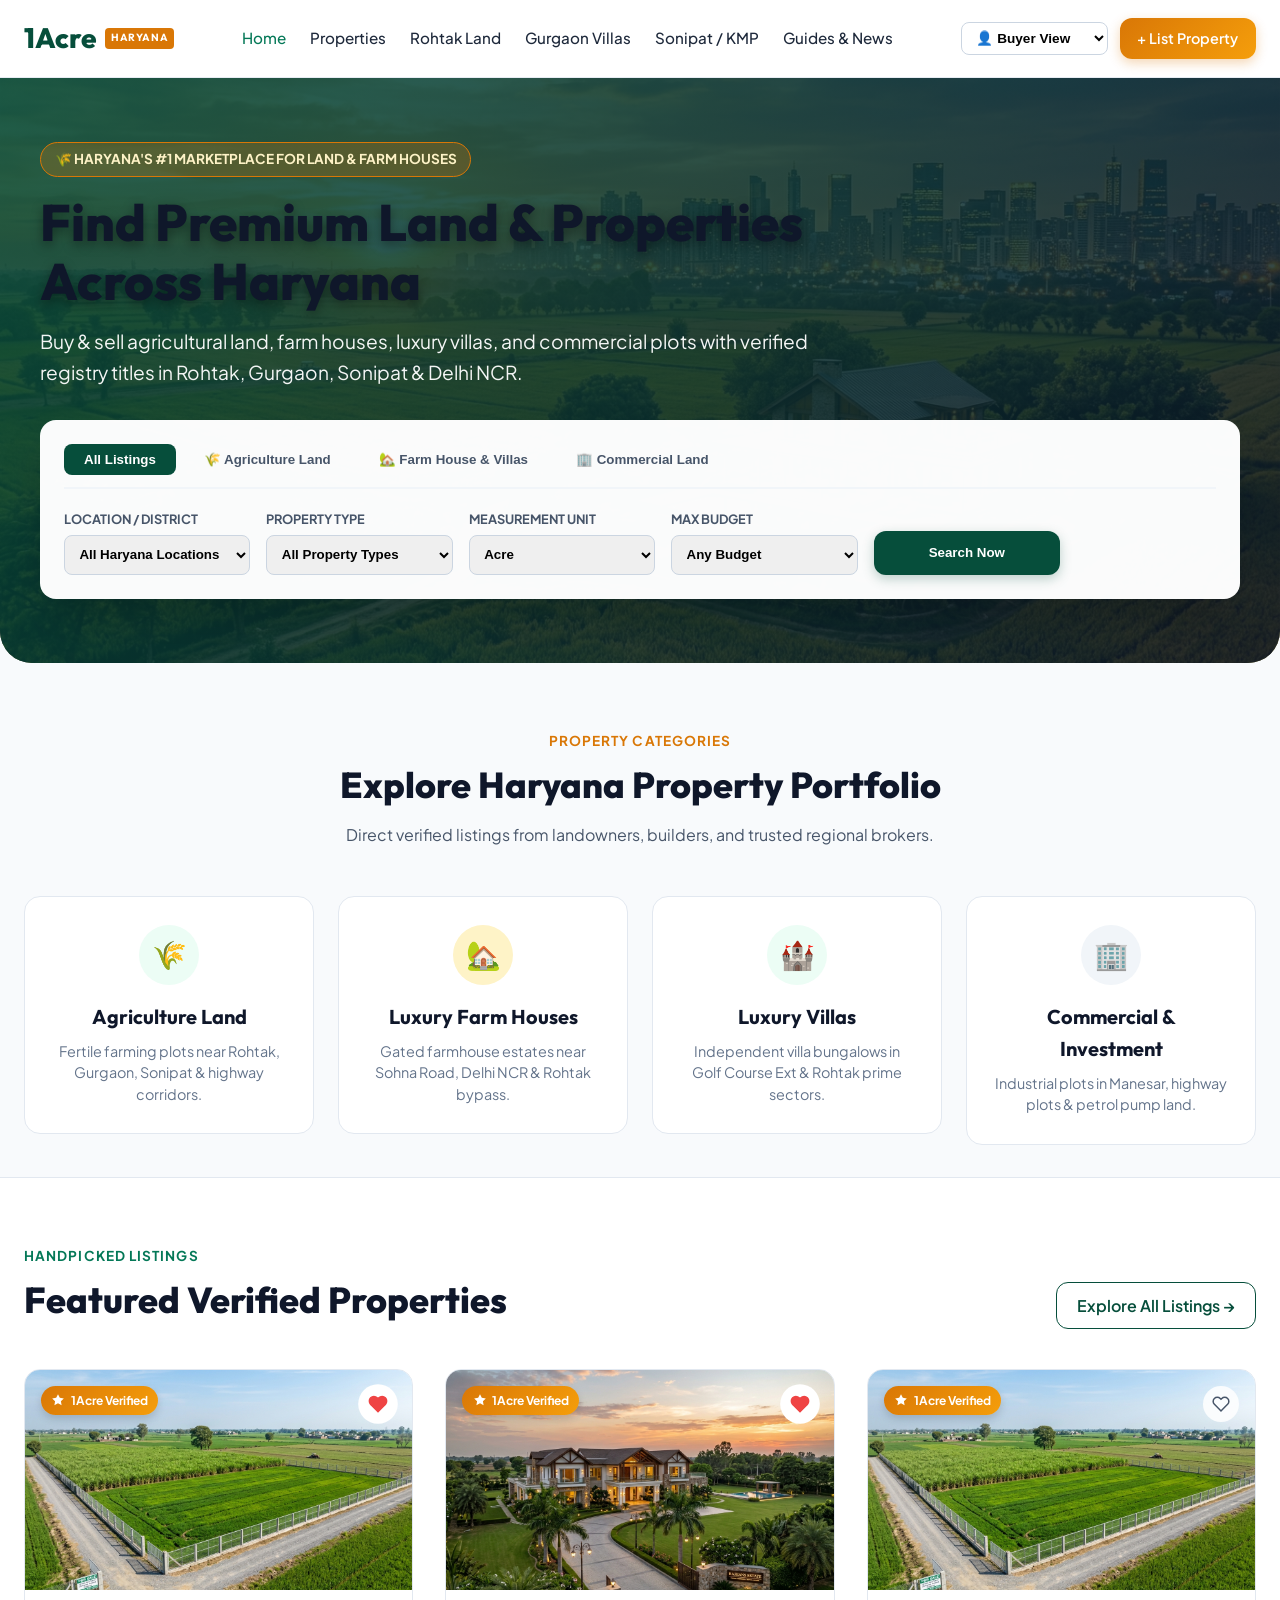
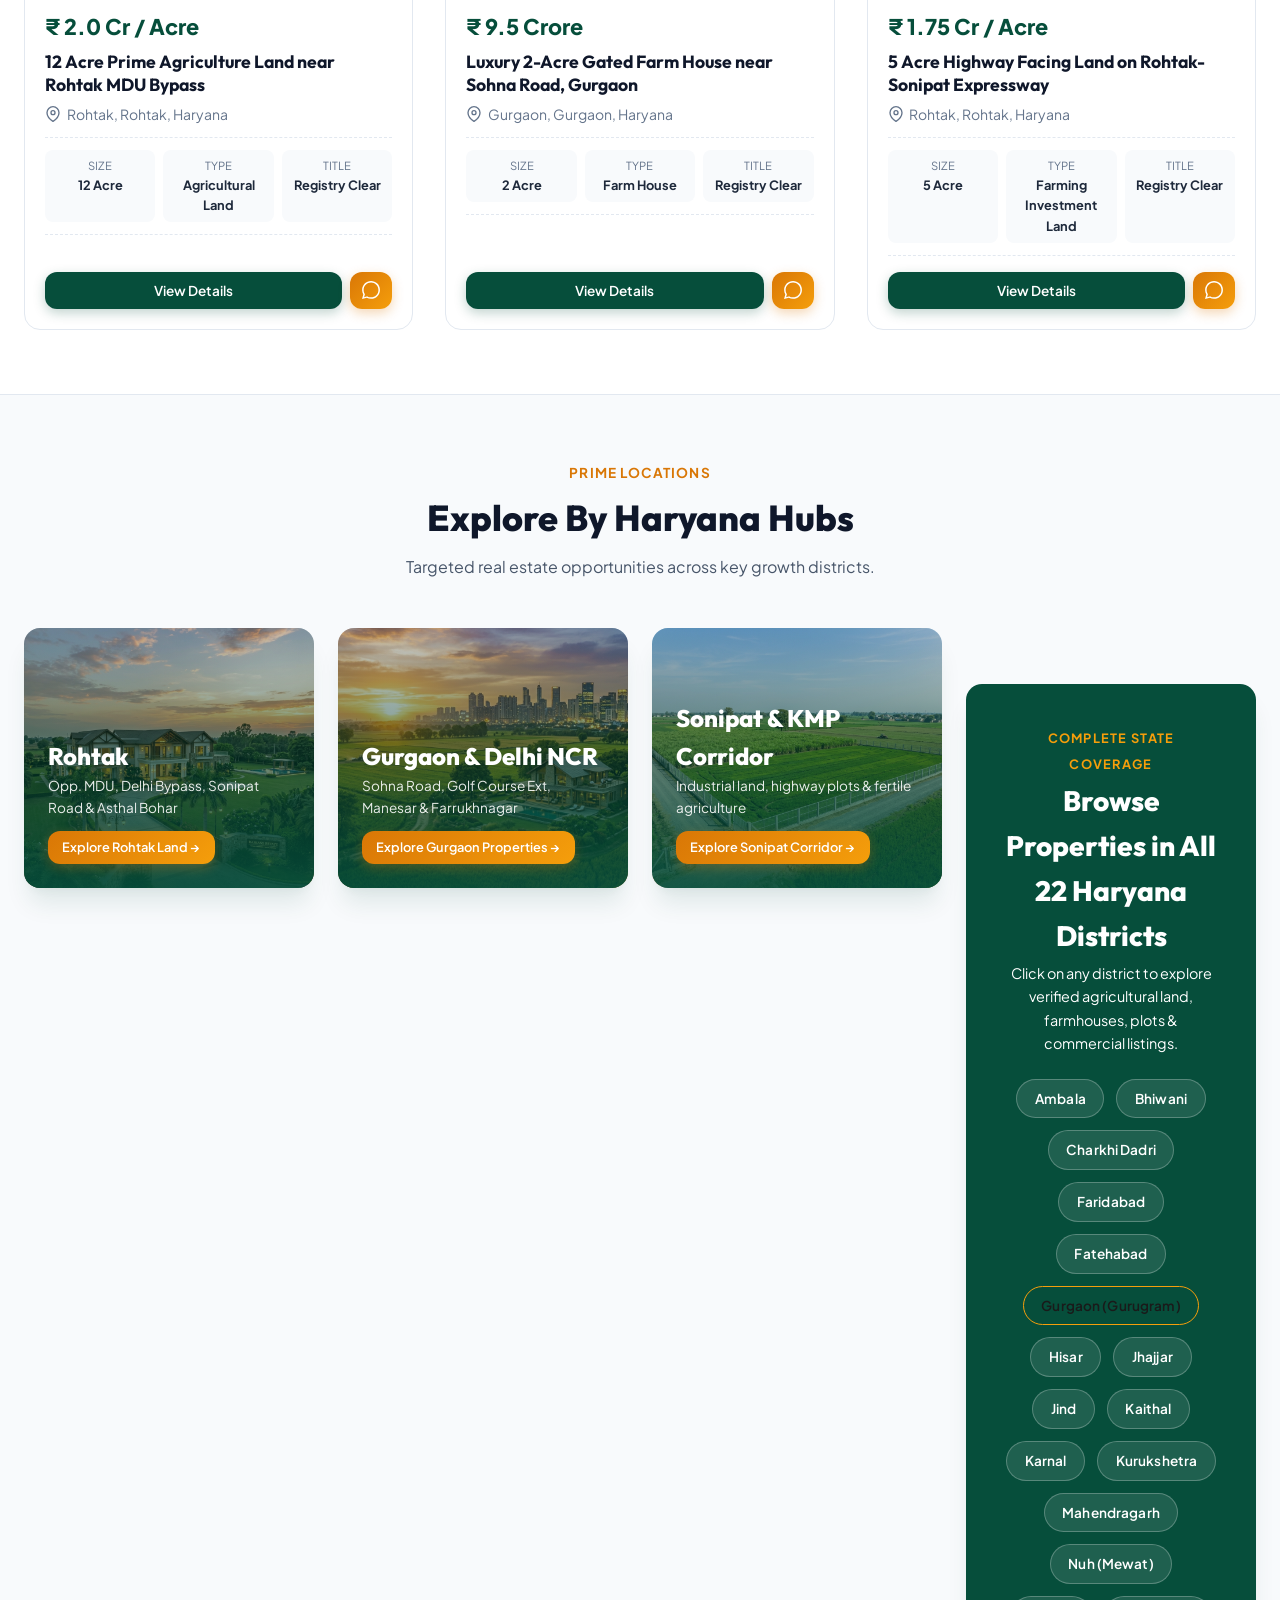
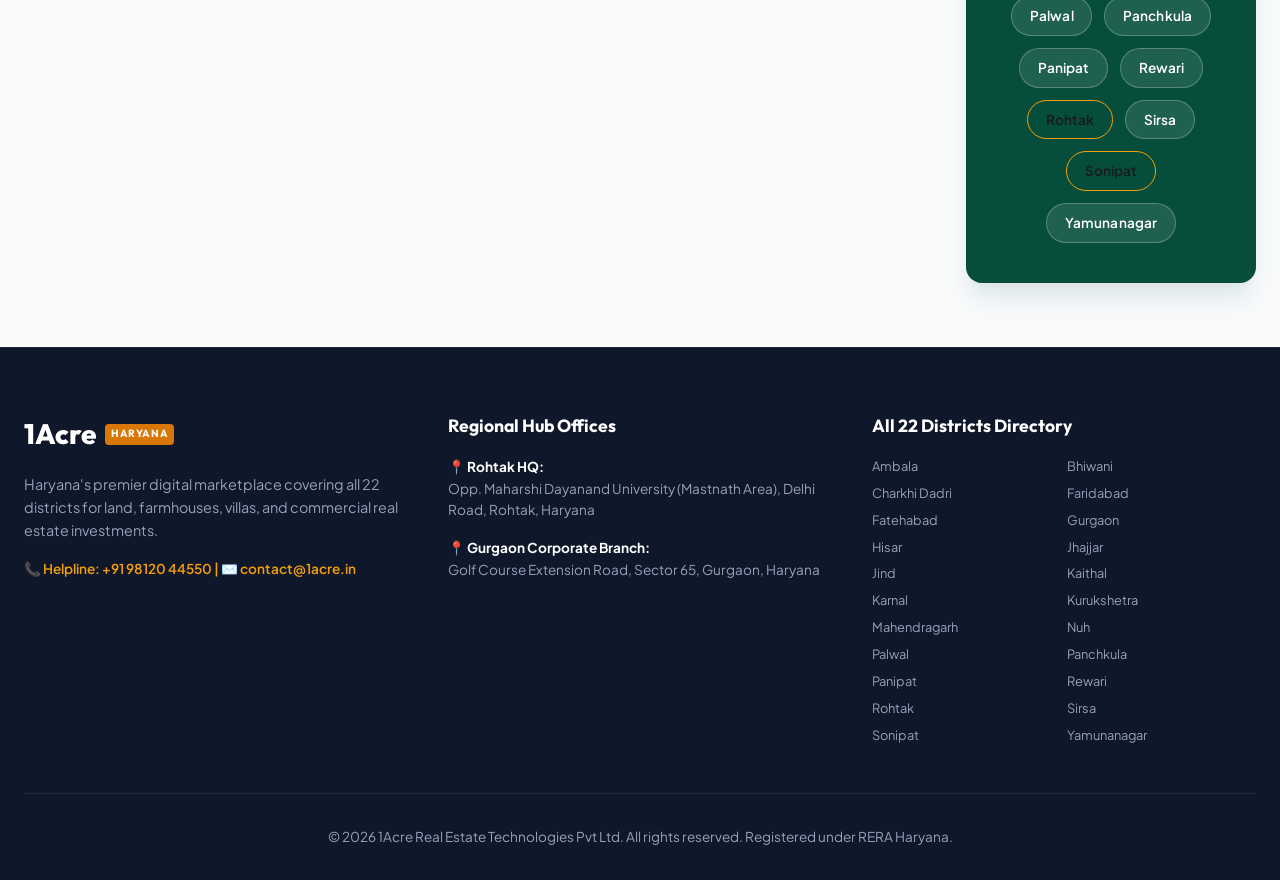
<file: 1acre-marketplace/index.html>
<!DOCTYPE html>
<html lang="en">
<head>
  <meta charset="UTF-8">
  <meta name="viewport" content="width=device-width, initial-scale=1.0">
  <title>1Acre | Haryana's Trusted Real Estate Marketplace for Land & Farmhouses</title>
  <meta name="description" content="1Acre is Haryana's premier digital real estate marketplace. Buy, sell & list agriculture land, farm houses, luxury villas, and plots in Rohtak, Gurgaon, Sonipat & Delhi NCR.">
  <link rel="stylesheet" href="styles.css">
  <!-- Schema.org Markup for Organization & Local Business -->
  <script type="application/ld+json">
  {
    "@context": "https://schema.org",
    "@type": "RealEstateAgent",
    "name": "1Acre Real Estate Marketplace",
    "url": "https://1acre.in",
    "logo": "https://1acre.in/assets/images/hero.jpg",
    "description": "India's trusted digital marketplace for Haryana agriculture land, farm houses, and luxury properties.",
    "address": [
      {
        "@type": "PostalAddress",
        "streetAddress": "Opposite Maharshi Dayanand University (Mastnath Area)",
        "addressLocality": "Rohtak",
        "addressRegion": "Haryana",
        "addressCountry": "IN"
      },
      {
        "@type": "PostalAddress",
        "streetAddress": "Golf Course Extension Road",
        "addressLocality": "Gurgaon",
        "addressRegion": "Haryana",
        "addressCountry": "IN"
      }
    ],
    "telephone": "+91 98120 44550",
    "areaServed": ["Rohtak", "Gurgaon", "Delhi NCR", "Sonipat", "Jhajjar", "Panipat", "Manesar"]
  }
  </script>
</head>
<body>

  <!-- Navigation Bar -->
  <nav class="navbar">
    <div style="max-width: 1280px; margin: 0 auto; padding: 1rem 1.5rem; display: flex; align-items: center; justify-content: space-between; gap: 1rem;">
      <a href="index.html" class="brand-logo">
        1Acre
        <span class="brand-badge">HARYANA</span>
      </a>

      <div style="display: flex; align-items: center; gap: 1.5rem;" class="nav-menu">
        <a href="index.html" class="nav-link active">Home</a>
        <a href="properties.html" class="nav-link">Properties</a>
        <a href="rohtak-property.html" class="nav-link">Rohtak Land</a>
        <a href="gurgaon-property.html" class="nav-link">Gurgaon Villas</a>
        <a href="sonipat-property.html" class="nav-link">Sonipat / KMP</a>
        <a href="blog.html" class="nav-link">Guides & News</a>
      </div>

      <div style="display: flex; align-items: center; gap: 0.75rem;">
        <!-- Role Switcher Dropdown for Testing All User Dashboards -->
        <select id="global-role-select" style="padding: 0.45rem 0.65rem; border-radius: 0.5rem; border: 1px solid #cbd5e1; font-size: 0.85rem; font-weight: 600; background: #fff; cursor: pointer;">
          <option value="buyer">👤 Buyer View</option>
          <option value="seller">🏡 Seller Portal</option>
          <option value="admin">🛡️ Admin Panel</option>
        </select>
        
        <a href="add-property.html" class="btn-gold" style="font-size: 0.9rem; padding: 0.55rem 1.1rem;">
          + List Property
        </a>
      </div>
    </div>
  </nav>

  <!-- Hero Section -->
  <section class="hero-wrapper" style="background-image: url('assets/images/hero.jpg');">
    <div class="hero-overlay"></div>
    <div class="hero-content">
      <div style="max-width: 800px;">
        <div style="display: inline-block; background: rgba(217, 119, 6, 0.25); border: 1px solid var(--gold-500); color: var(--gold-100); padding: 0.35rem 0.85rem; border-radius: 2rem; font-size: 0.85rem; font-weight: 700; margin-bottom: 1rem;">
          🌾 HARYANA'S #1 MARKETPLACE FOR LAND & FARM HOUSES
        </div>
        <h1 style="font-size: 3.2rem; font-weight: 800; line-height: 1.15; text-shadow: 0 4px 12px rgba(0,0,0,0.4); margin-bottom: 1rem;">
          Find Premium Land & Properties Across Haryana
        </h1>
        <p style="font-size: 1.2rem; opacity: 0.95; line-height: 1.6; margin-bottom: 1.5rem;">
          Buy & sell agricultural land, farm houses, luxury villas, and commercial plots with verified registry titles in Rohtak, Gurgaon, Sonipat & Delhi NCR.
        </p>
      </div>

      <!-- Advanced Search Filter Bar -->
      <div class="search-card">
        <div class="search-tabs">
          <button class="search-tab active" onclick="setSearchCategory('All')">All Listings</button>
          <button class="search-tab" onclick="setSearchCategory('Agriculture')">🌾 Agriculture Land</button>
          <button class="search-tab" onclick="setSearchCategory('Residential')">🏡 Farm House & Villas</button>
          <button class="search-tab" onclick="setSearchCategory('Commercial')">🏢 Commercial Land</button>
        </div>

        <form id="hero-search-form" onsubmit="handleHeroSearch(event)" style="display: grid; grid-template-columns: repeat(auto-fit, minmax(180px, 1fr)) 140px; gap: 1rem; align-items: end;">
          <div>
            <label style="display: block; font-size: 0.8rem; font-weight: 700; color: var(--slate-600); margin-bottom: 0.35rem;">LOCATION / DISTRICT</label>
            <select id="search-location" style="width: 100%; padding: 0.65rem; border-radius: var(--radius-sm); border: 1px solid #cbd5e1; font-weight: 600;">
              <option value="">All Haryana Locations</option>
              <option value="Ambala">Ambala</option>
              <option value="Bhiwani">Bhiwani</option>
              <option value="Charkhi Dadri">Charkhi Dadri</option>
              <option value="Faridabad">Faridabad</option>
              <option value="Fatehabad">Fatehabad</option>
              <option value="Gurgaon">Gurgaon (Gurugram)</option>
              <option value="Hisar">Hisar</option>
              <option value="Jhajjar">Jhajjar</option>
              <option value="Jind">Jind</option>
              <option value="Kaithal">Kaithal</option>
              <option value="Karnal">Karnal</option>
              <option value="Kurukshetra">Kurukshetra</option>
              <option value="Mahendragarh">Mahendragarh</option>
              <option value="Nuh">Nuh (Mewat)</option>
              <option value="Palwal">Palwal</option>
              <option value="Panchkula">Panchkula</option>
              <option value="Panipat">Panipat</option>
              <option value="Rewari">Rewari</option>
              <option value="Rohtak">Rohtak</option>
              <option value="Sirsa">Sirsa</option>
              <option value="Sonipat">Sonipat</option>
              <option value="Yamunanagar">Yamunanagar</option>
            </select>
          </div>

          <div>
            <label style="display: block; font-size: 0.8rem; font-weight: 700; color: var(--slate-600); margin-bottom: 0.35rem;">PROPERTY TYPE</label>
            <select id="search-type" style="width: 100%; padding: 0.65rem; border-radius: var(--radius-sm); border: 1px solid #cbd5e1; font-weight: 600;">
              <option value="">All Property Types</option>
              <option value="Agricultural Land">Agricultural Land</option>
              <option value="Farm House">Farm House</option>
              <option value="Villa">Luxury Villa</option>
              <option value="Plot">Residential Plot</option>
              <option value="Commercial Land">Commercial Land</option>
            </select>
          </div>

          <div>
            <label style="display: block; font-size: 0.8rem; font-weight: 700; color: var(--slate-600); margin-bottom: 0.35rem;">MEASUREMENT UNIT</label>
            <select id="search-unit" style="width: 100%; padding: 0.65rem; border-radius: var(--radius-sm); border: 1px solid #cbd5e1; font-weight: 600;">
              <option value="Acre">Acre</option>
              <option value="Bigha">Bigha</option>
              <option value="Square Yard">Square Yard (Sq.Yd)</option>
              <option value="Square Feet">Square Feet (Sq.Ft)</option>
            </select>
          </div>

          <div>
            <label style="display: block; font-size: 0.8rem; font-weight: 700; color: var(--slate-600); margin-bottom: 0.35rem;">MAX BUDGET</label>
            <select id="search-budget" style="width: 100%; padding: 0.65rem; border-radius: var(--radius-sm); border: 1px solid #cbd5e1; font-weight: 600;">
              <option value="">Any Budget</option>
              <option value="10000000">Up to ₹ 1 Crore</option>
              <option value="30000000">Up to ₹ 3 Crore</option>
              <option value="50000000">Up to ₹ 5 Crore</option>
              <option value="100000000">Up to ₹ 10 Crore+</option>
            </select>
          </div>

          <button type="submit" class="btn-primary" style="height: 44px; width: 100%; justify-content: center;">
            Search Now
          </button>
        </form>
      </div>
    </div>
  </section>

  <!-- Categories Grid -->
  <section style="max-width: 1280px; margin: 4rem auto 2rem; padding: 0 1.5rem;">
    <div style="text-align: center; max-width: 700px; margin: 0 auto 3rem;">
      <span style="color: var(--gold-500); font-weight: 700; letter-spacing: 0.08em; text-transform: uppercase; font-size: 0.85rem;">Property Categories</span>
      <h2 style="font-size: 2.25rem; font-weight: 800; margin-top: 0.25rem;">Explore Haryana Property Portfolio</h2>
      <p style="color: var(--slate-600); margin-top: 0.5rem;">Direct verified listings from landowners, builders, and trusted regional brokers.</p>
    </div>

    <div style="display: grid; grid-template-columns: repeat(auto-fit, minmax(280px, 1fr)); gap: 1.5rem;">
      <a href="properties.html?category=Agriculture" style="text-decoration: none; color: inherit;">
        <div style="background: #fff; padding: 1.75rem; border-radius: var(--radius-lg); border: 1px solid #e2e8f0; transition: all 0.3s ease; text-align: center;" class="cat-card">
          <div style="width: 60px; height: 60px; background: var(--primary-50); color: var(--primary-900); border-radius: 50%; display: flex; align-items: center; justify-content: center; margin: 0 auto 1rem; font-size: 1.75rem;">🌾</div>
          <h3 style="font-size: 1.25rem; font-weight: 700; margin-bottom: 0.5rem;">Agriculture Land</h3>
          <p style="color: var(--slate-500); font-size: 0.9rem; line-height: 1.5;">Fertile farming plots near Rohtak, Gurgaon, Sonipat & highway corridors.</p>
        </div>
      </a>

      <a href="properties.html?subcategory=Farm House" style="text-decoration: none; color: inherit;">
        <div style="background: #fff; padding: 1.75rem; border-radius: var(--radius-lg); border: 1px solid #e2e8f0; transition: all 0.3s ease; text-align: center;" class="cat-card">
          <div style="width: 60px; height: 60px; background: var(--gold-100); color: var(--gold-500); border-radius: 50%; display: flex; align-items: center; justify-content: center; margin: 0 auto 1rem; font-size: 1.75rem;">🏡</div>
          <h3 style="font-size: 1.25rem; font-weight: 700; margin-bottom: 0.5rem;">Luxury Farm Houses</h3>
          <p style="color: var(--slate-500); font-size: 0.9rem; line-height: 1.5;">Gated farmhouse estates near Sohna Road, Delhi NCR & Rohtak bypass.</p>
        </div>
      </a>

      <a href="properties.html?subcategory=Villa" style="text-decoration: none; color: inherit;">
        <div style="background: #fff; padding: 1.75rem; border-radius: var(--radius-lg); border: 1px solid #e2e8f0; transition: all 0.3s ease; text-align: center;" class="cat-card">
          <div style="width: 60px; height: 60px; background: var(--primary-50); color: var(--primary-900); border-radius: 50%; display: flex; align-items: center; justify-content: center; margin: 0 auto 1rem; font-size: 1.75rem;">🏰</div>
          <h3 style="font-size: 1.25rem; font-weight: 700; margin-bottom: 0.5rem;">Luxury Villas</h3>
          <p style="color: var(--slate-500); font-size: 0.9rem; line-height: 1.5;">Independent villa bungalows in Golf Course Ext & Rohtak prime sectors.</p>
        </div>
      </a>

      <a href="properties.html?category=Commercial" style="text-decoration: none; color: inherit;">
        <div style="background: #fff; padding: 1.75rem; border-radius: var(--radius-lg); border: 1px solid #e2e8f0; transition: all 0.3s ease; text-align: center;" class="cat-card">
          <div style="width: 60px; height: 60px; background: var(--slate-100); color: var(--slate-900); border-radius: 50%; display: flex; align-items: center; justify-content: center; margin: 0 auto 1rem; font-size: 1.75rem;">🏢</div>
          <h3 style="font-size: 1.25rem; font-weight: 700; margin-bottom: 0.5rem;">Commercial & Investment</h3>
          <p style="color: var(--slate-500); font-size: 0.9rem; line-height: 1.5;">Industrial plots in Manesar, highway plots & petrol pump land.</p>
        </div>
      </a>
    </div>
  </section>

  <!-- Featured Properties Section -->
  <section style="background: #ffffff; padding: 4rem 1.5rem; border-top: 1px solid #e2e8f0; border-bottom: 1px solid #e2e8f0;">
    <div style="max-width: 1280px; margin: 0 auto;">
      <div style="display: flex; align-items: flex-end; justify-content: space-between; margin-bottom: 2.5rem;">
        <div>
          <span style="color: var(--primary-800); font-weight: 700; font-size: 0.85rem; letter-spacing: 0.08em; text-transform: uppercase;">Handpicked Listings</span>
          <h2 style="font-size: 2.25rem; font-weight: 800; margin-top: 0.25rem;">Featured Verified Properties</h2>
        </div>
        <a href="properties.html" class="btn-outline">Explore All Listings →</a>
      </div>

      <!-- Dynamic Grid -->
      <div id="featured-properties-grid" style="display: grid; grid-template-columns: repeat(auto-fit, minmax(320px, 1fr)); gap: 2rem;">
        <!-- Javascript renders property cards here -->
      </div>
    </div>
  </section>

  <!-- Location Spotlights Section (SEO Geo Focus) -->
  <section style="max-width: 1280px; margin: 4rem auto; padding: 0 1.5rem;">
    <div style="text-align: center; max-width: 700px; margin: 0 auto 3rem;">
      <span style="color: var(--gold-500); font-weight: 700; font-size: 0.85rem; letter-spacing: 0.08em; text-transform: uppercase;">Prime Locations</span>
      <h2 style="font-size: 2.25rem; font-weight: 800; margin-top: 0.25rem;">Explore By Haryana Hubs</h2>
      <p style="color: var(--slate-600); margin-top: 0.5rem;">Targeted real estate opportunities across key growth districts.</p>
    </div>

    <div style="display: grid; grid-template-columns: repeat(auto-fit, minmax(280px, 1fr)); gap: 1.5rem;">
      <div style="position: relative; border-radius: var(--radius-lg); overflow: hidden; height: 260px; box-shadow: var(--shadow-premium);">
        <img src="assets/images/rohtak_farmhouse_1785166325551.jpg" alt="Rohtak Real Estate" style="width: 100%; height: 100%; object-fit: cover;" onerror="this.src='assets/images/farmhouse.jpg'">
        <div style="position: absolute; inset: 0; background: linear-gradient(to top, rgba(6,78,59,0.92) 0%, rgba(0,0,0,0.2) 100%); padding: 1.5rem; display: flex; flex-direction: column; justify-content: flex-end; color: #fff;">
          <h3 style="font-size: 1.5rem; font-weight: 800; color: #fff;">Rohtak</h3>
          <p style="font-size: 0.85rem; opacity: 0.9; margin-bottom: 0.75rem;">Opp. MDU, Delhi Bypass, Sonipat Road & Asthal Bohar</p>
          <a href="rohtak-property.html" class="btn-gold" style="padding: 0.4rem 0.9rem; font-size: 0.8rem; align-self: flex-start;">Explore Rohtak Land →</a>
        </div>
      </div>

      <div style="position: relative; border-radius: var(--radius-lg); overflow: hidden; height: 260px; box-shadow: var(--shadow-premium);">
        <img src="assets/images/hero_haryana_land_1785166279872.jpg" alt="Gurgaon Farmhouse & Land" style="width: 100%; height: 100%; object-fit: cover;" onerror="this.src='assets/images/hero.jpg'">
        <div style="position: absolute; inset: 0; background: linear-gradient(to top, rgba(6,78,59,0.92) 0%, rgba(0,0,0,0.2) 100%); padding: 1.5rem; display: flex; flex-direction: column; justify-content: flex-end; color: #fff;">
          <h3 style="font-size: 1.5rem; font-weight: 800; color: #fff;">Gurgaon & Delhi NCR</h3>
          <p style="font-size: 0.85rem; opacity: 0.9; margin-bottom: 0.75rem;">Sohna Road, Golf Course Ext, Manesar & Farrukhnagar</p>
          <a href="gurgaon-property.html" class="btn-gold" style="padding: 0.4rem 0.9rem; font-size: 0.8rem; align-self: flex-start;">Explore Gurgaon Properties →</a>
        </div>
      </div>

      <div style="position: relative; border-radius: var(--radius-lg); overflow: hidden; height: 260px; box-shadow: var(--shadow-premium);">
        <img src="assets/images/agriculture_land_1785166515780.jpg" alt="Sonipat KMP Expressway Land" style="width: 100%; height: 100%; object-fit: cover;" onerror="this.src='assets/images/agriculture.jpg'">
        <div style="position: absolute; inset: 0; background: linear-gradient(to top, rgba(6,78,59,0.92) 0%, rgba(0,0,0,0.2) 100%); padding: 1.5rem; display: flex; flex-direction: column; justify-content: flex-end; color: #fff;">
          <h3 style="font-size: 1.5rem; font-weight: 800; color: #fff;">Sonipat & KMP Corridor</h3>
          <p style="font-size: 0.85rem; opacity: 0.9; margin-bottom: 0.75rem;">Industrial land, highway plots & fertile agriculture</p>
          <a href="sonipat-property.html" class="btn-gold" style="padding: 0.4rem 0.9rem; font-size: 0.8rem; align-self: flex-start;">Explore Sonipat Corridor →</a>
        </div>
      </div>
    <!-- All 22 Haryana Districts Directory Grid -->
    <div style="margin-top: 3.5rem; background: var(--primary-900); padding: 2.5rem; border-radius: var(--radius-lg); color: #fff; box-shadow: var(--shadow-premium);">
      <div style="text-align: center; margin-bottom: 1.5rem;">
        <span style="color: var(--gold-400); font-weight: 700; font-size: 0.8rem; letter-spacing: 0.1em; text-transform: uppercase;">Complete State Coverage</span>
        <h3 style="font-size: 1.75rem; font-weight: 800; color: #fff; margin-top: 0.25rem;">Browse Properties in All 22 Haryana Districts</h3>
        <p style="font-size: 0.9rem; color: var(--primary-100); margin-top: 0.25rem;">Click on any district to explore verified agricultural land, farmhouses, plots & commercial listings.</p>
      </div>

      <div style="display: flex; flex-wrap: wrap; gap: 0.75rem; justify-content: center;">
        <a href="properties.html?district=Ambala" class="district-chip">Ambala</a>
        <a href="properties.html?district=Bhiwani" class="district-chip">Bhiwani</a>
        <a href="properties.html?district=Charkhi Dadri" class="district-chip">Charkhi Dadri</a>
        <a href="properties.html?district=Faridabad" class="district-chip">Faridabad</a>
        <a href="properties.html?district=Fatehabad" class="district-chip">Fatehabad</a>
        <a href="gurgaon-property.html" class="district-chip district-chip-gold">Gurgaon (Gurugram)</a>
        <a href="properties.html?district=Hisar" class="district-chip">Hisar</a>
        <a href="properties.html?district=Jhajjar" class="district-chip">Jhajjar</a>
        <a href="properties.html?district=Jind" class="district-chip">Jind</a>
        <a href="properties.html?district=Kaithal" class="district-chip">Kaithal</a>
        <a href="properties.html?district=Karnal" class="district-chip">Karnal</a>
        <a href="properties.html?district=Kurukshetra" class="district-chip">Kurukshetra</a>
        <a href="properties.html?district=Mahendragarh" class="district-chip">Mahendragarh</a>
        <a href="properties.html?district=Nuh" class="district-chip">Nuh (Mewat)</a>
        <a href="properties.html?district=Palwal" class="district-chip">Palwal</a>
        <a href="properties.html?district=Panchkula" class="district-chip">Panchkula</a>
        <a href="properties.html?district=Panipat" class="district-chip">Panipat</a>
        <a href="properties.html?district=Rewari" class="district-chip">Rewari</a>
        <a href="rohtak-property.html" class="district-chip district-chip-gold">Rohtak</a>
        <a href="properties.html?district=Sirsa" class="district-chip">Sirsa</a>
        <a href="sonipat-property.html" class="district-chip district-chip-gold">Sonipat</a>
        <a href="properties.html?district=Yamunanagar" class="district-chip">Yamunanagar</a>
      </div>
    </div>
  </section>

  <!-- Footer -->
  <footer style="background: var(--slate-900); color: #94a3b8; padding: 4rem 1.5rem 2rem; border-top: 1px solid #1e293b;">
    <div style="max-width: 1280px; margin: 0 auto; display: grid; grid-template-columns: repeat(auto-fit, minmax(250px, 1fr)); gap: 2.5rem; margin-bottom: 3rem;">
      <div>
        <a href="index.html" class="brand-logo" style="color: #fff; margin-bottom: 1rem;">
          1Acre
          <span class="brand-badge">HARYANA</span>
        </a>
        <p style="font-size: 0.9rem; line-height: 1.6; margin-bottom: 1rem;">
          Haryana's premier digital marketplace covering all 22 districts for land, farmhouses, villas, and commercial real estate investments.
        </p>
        <p style="font-size: 0.85rem; color: var(--gold-400); font-weight: 600;">
          📞 Helpline: +91 98120 44550 | ✉️ contact@1acre.in
        </p>
      </div>

      <div>
        <h4 style="color: #fff; font-size: 1.1rem; margin-bottom: 1rem;">Regional Hub Offices</h4>
        <div style="font-size: 0.85rem; line-height: 1.6; margin-bottom: 1rem;">
          <strong style="color: #fff;">📍 Rohtak HQ:</strong><br>
          Opp. Maharshi Dayanand University (Mastnath Area), Delhi Road, Rohtak, Haryana
        </div>
        <div style="font-size: 0.85rem; line-height: 1.6;">
          <strong style="color: #fff;">📍 Gurgaon Corporate Branch:</strong><br>
          Golf Course Extension Road, Sector 65, Gurgaon, Haryana
        </div>
      </div>

      <div>
        <h4 style="color: #fff; font-size: 1.1rem; margin-bottom: 1rem;">All 22 Districts Directory</h4>
        <div style="font-size: 0.8rem; color: #94a3b8; display: grid; grid-template-columns: 1fr 1fr; gap: 0.4rem;">
          <a href="properties.html?district=Ambala" style="color: #94a3b8; text-decoration: none;">Ambala</a>
          <a href="properties.html?district=Bhiwani" style="color: #94a3b8; text-decoration: none;">Bhiwani</a>
          <a href="properties.html?district=Charkhi Dadri" style="color: #94a3b8; text-decoration: none;">Charkhi Dadri</a>
          <a href="properties.html?district=Faridabad" style="color: #94a3b8; text-decoration: none;">Faridabad</a>
          <a href="properties.html?district=Fatehabad" style="color: #94a3b8; text-decoration: none;">Fatehabad</a>
          <a href="gurgaon-property.html" style="color: #94a3b8; text-decoration: none;">Gurgaon</a>
          <a href="properties.html?district=Hisar" style="color: #94a3b8; text-decoration: none;">Hisar</a>
          <a href="properties.html?district=Jhajjar" style="color: #94a3b8; text-decoration: none;">Jhajjar</a>
          <a href="properties.html?district=Jind" style="color: #94a3b8; text-decoration: none;">Jind</a>
          <a href="properties.html?district=Kaithal" style="color: #94a3b8; text-decoration: none;">Kaithal</a>
          <a href="properties.html?district=Karnal" style="color: #94a3b8; text-decoration: none;">Karnal</a>
          <a href="properties.html?district=Kurukshetra" style="color: #94a3b8; text-decoration: none;">Kurukshetra</a>
          <a href="properties.html?district=Mahendragarh" style="color: #94a3b8; text-decoration: none;">Mahendragarh</a>
          <a href="properties.html?district=Nuh" style="color: #94a3b8; text-decoration: none;">Nuh</a>
          <a href="properties.html?district=Palwal" style="color: #94a3b8; text-decoration: none;">Palwal</a>
          <a href="properties.html?district=Panchkula" style="color: #94a3b8; text-decoration: none;">Panchkula</a>
          <a href="properties.html?district=Panipat" style="color: #94a3b8; text-decoration: none;">Panipat</a>
          <a href="properties.html?district=Rewari" style="color: #94a3b8; text-decoration: none;">Rewari</a>
          <a href="rohtak-property.html" style="color: #94a3b8; text-decoration: none;">Rohtak</a>
          <a href="properties.html?district=Sirsa" style="color: #94a3b8; text-decoration: none;">Sirsa</a>
          <a href="sonipat-property.html" style="color: #94a3b8; text-decoration: none;">Sonipat</a>
          <a href="properties.html?district=Yamunanagar" style="color: #94a3b8; text-decoration: none;">Yamunanagar</a>
        </div>
      </div>
    </div>

    <div style="max-width: 1280px; margin: 0 auto; padding-top: 2rem; border-top: 1px solid #1e293b; text-align: center; font-size: 0.85rem;">
      © 2026 1Acre Real Estate Technologies Pvt Ltd. All rights reserved. Registered under RERA Haryana.
    </div>
  </footer>

  <script src="js/data.js"></script>
  <script src="js/supabase-config.js"></script>
  <script src="js/app.js"></script>
  <script>
    let activeCategory = 'All';

    function setSearchCategory(cat) {
      activeCategory = cat;
      document.querySelectorAll('.search-tab').forEach(t => t.classList.remove('active'));
      event.currentTarget.classList.add('active');
    }

    function handleHeroSearch(e) {
      e.preventDefault();
      const loc = document.getElementById('search-location').value;
      const type = document.getElementById('search-type').value;
      const unit = document.getElementById('search-unit').value;
      const budget = document.getElementById('search-budget').value;
      
      const queryParams = new URLSearchParams();
      if (loc) queryParams.set('district', loc);
      if (type) queryParams.set('subcategory', type);
      if (unit) queryParams.set('unit', unit);
      if (budget) queryParams.set('max_price', budget);
      if (activeCategory !== 'All') queryParams.set('category', activeCategory);

      window.location.href = `properties.html?${queryParams.toString()}`;
    }

    // Render Featured Cards on Load
    document.addEventListener('DOMContentLoaded', () => {
      const grid = document.getElementById('featured-properties-grid');
      if (grid) {
        const props = window.db.getProperties().filter(p => p.status === 'active').slice(0, 3);
        grid.innerHTML = props.map(p => window.renderPropertyCard(p)).join('');
      }
    });
  </script>
</body>
</html>
</file>
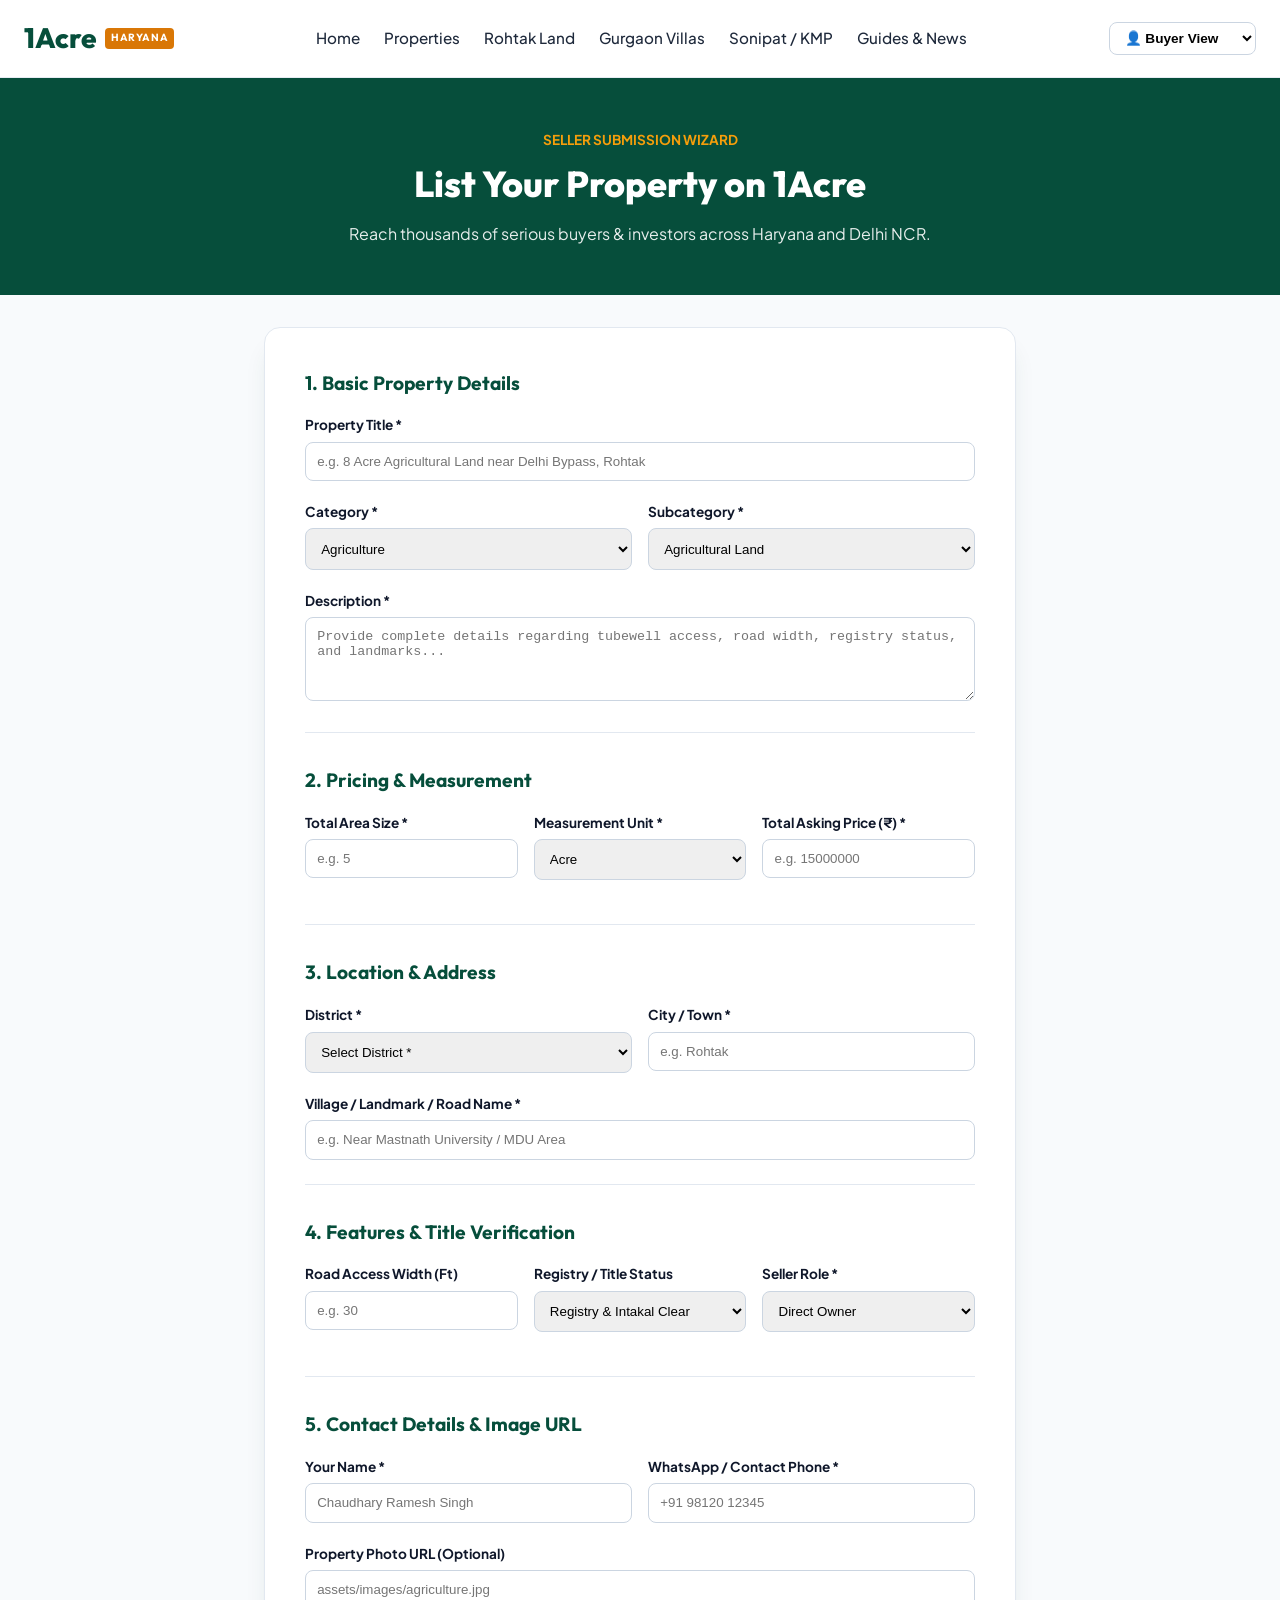
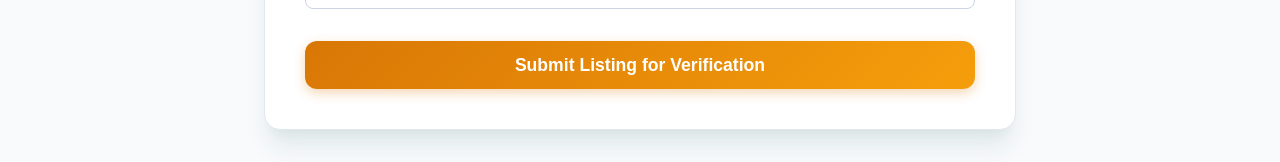
<file: 1acre-marketplace/add-property.html>
<!DOCTYPE html>
<html lang="en">
<head>
  <meta charset="UTF-8">
  <meta name="viewport" content="width=device-width, initial-scale=1.0">
  <title>List Your Property | 1Acre Real Estate</title>
  <link rel="stylesheet" href="styles.css">
</head>
<body>

  <!-- Navigation Bar -->
  <nav class="navbar">
    <div style="max-width: 1280px; margin: 0 auto; padding: 1rem 1.5rem; display: flex; align-items: center; justify-content: space-between;">
      <a href="index.html" class="brand-logo">
        1Acre
        <span class="brand-badge">HARYANA</span>
      </a>

      <div style="display: flex; align-items: center; gap: 1.5rem;" class="nav-menu">
        <a href="index.html" class="nav-link">Home</a>
        <a href="properties.html" class="nav-link">Properties</a>
        <a href="rohtak-property.html" class="nav-link">Rohtak Land</a>
        <a href="gurgaon-property.html" class="nav-link">Gurgaon Villas</a>
        <a href="sonipat-property.html" class="nav-link">Sonipat / KMP</a>
        <a href="blog.html" class="nav-link">Guides & News</a>
      </div>

      <div style="display: flex; align-items: center; gap: 0.75rem;">
        <select id="global-role-select" style="padding: 0.45rem 0.65rem; border-radius: 0.5rem; border: 1px solid #cbd5e1; font-size: 0.85rem; font-weight: 600; background: #fff;">
          <option value="seller">🏡 Seller Portal</option>
          <option value="buyer">👤 Buyer View</option>
          <option value="admin">🛡️ Admin Panel</option>
        </select>
      </div>
    </div>
  </nav>

  <!-- Page Header -->
  <section style="background: var(--primary-900); color: #ffffff; padding: 3rem 1.5rem;">
    <div style="max-width: 800px; margin: 0 auto; text-align: center;">
      <span style="color: var(--gold-400); font-weight: 700; font-size: 0.85rem; text-transform: uppercase;">Seller Submission Wizard</span>
      <h1 style="font-size: 2.25rem; font-weight: 800; color: #fff; margin-top: 0.25rem;">List Your Property on 1Acre</h1>
      <p style="opacity: 0.9; margin-top: 0.5rem;">Reach thousands of serious buyers & investors across Haryana and Delhi NCR.</p>
    </div>
  </section>

  <!-- Multi-Step Form Container -->
  <div style="max-width: 800px; margin: 2rem auto; padding: 0 1.5rem;">
    <div style="background: #ffffff; border-radius: var(--radius-lg); padding: 2.5rem; border: 1px solid #e2e8f0; box-shadow: var(--shadow-premium);">
      
      <form id="add-property-form" onsubmit="submitProperty(event)">
        <!-- Step 1: Basic Information -->
        <div style="margin-bottom: 2rem; border-bottom: 1px solid #e2e8f0; padding-bottom: 1.5rem;">
          <h3 style="font-size: 1.2rem; font-weight: 700; color: var(--primary-900); margin-bottom: 1rem;">1. Basic Property Details</h3>
          
          <div style="margin-bottom: 1.25rem;">
            <label style="display: block; font-size: 0.85rem; font-weight: 700; margin-bottom: 0.35rem;">Property Title *</label>
            <input type="text" id="prop-title" required placeholder="e.g. 8 Acre Agricultural Land near Delhi Bypass, Rohtak" style="width: 100%; padding: 0.7rem; border-radius: var(--radius-sm); border: 1px solid #cbd5e1;">
          </div>

          <div style="display: grid; grid-template-columns: 1fr 1fr; gap: 1rem; margin-bottom: 1.25rem;">
            <div>
              <label style="display: block; font-size: 0.85rem; font-weight: 700; margin-bottom: 0.35rem;">Category *</label>
              <select id="prop-category" required style="width: 100%; padding: 0.7rem; border-radius: var(--radius-sm); border: 1px solid #cbd5e1;">
                <option value="Agriculture">Agriculture</option>
                <option value="Residential">Residential</option>
                <option value="Commercial">Commercial</option>
              </select>
            </div>
            <div>
              <label style="display: block; font-size: 0.85rem; font-weight: 700; margin-bottom: 0.35rem;">Subcategory *</label>
              <select id="prop-subcategory" required style="width: 100%; padding: 0.7rem; border-radius: var(--radius-sm); border: 1px solid #cbd5e1;">
                <option value="Agricultural Land">Agricultural Land</option>
                <option value="Farm House">Farm House</option>
                <option value="Villa">Luxury Villa</option>
                <option value="Plot">Residential Plot</option>
                <option value="Commercial Land">Commercial Land</option>
                <option value="Shop">Shop / Retail</option>
              </select>
            </div>
          </div>

          <div>
            <label style="display: block; font-size: 0.85rem; font-weight: 700; margin-bottom: 0.35rem;">Description *</label>
            <textarea id="prop-description" required rows="4" placeholder="Provide complete details regarding tubewell access, road width, registry status, and landmarks..." style="width: 100%; padding: 0.7rem; border-radius: var(--radius-sm); border: 1px solid #cbd5e1;"></textarea>
          </div>
        </div>

        <!-- Step 2: Valuation & Measurement -->
        <div style="margin-bottom: 2rem; border-bottom: 1px solid #e2e8f0; padding-bottom: 1.5rem;">
          <h3 style="font-size: 1.2rem; font-weight: 700; color: var(--primary-900); margin-bottom: 1rem;">2. Pricing & Measurement</h3>

          <div style="display: grid; grid-template-columns: 1fr 1fr 1fr; gap: 1rem; margin-bottom: 1.25rem;">
            <div>
              <label style="display: block; font-size: 0.85rem; font-weight: 700; margin-bottom: 0.35rem;">Total Area Size *</label>
              <input type="number" step="any" id="prop-area" required placeholder="e.g. 5" style="width: 100%; padding: 0.7rem; border-radius: var(--radius-sm); border: 1px solid #cbd5e1;">
            </div>
            <div>
              <label style="display: block; font-size: 0.85rem; font-weight: 700; margin-bottom: 0.35rem;">Measurement Unit *</label>
              <select id="prop-unit" required style="width: 100%; padding: 0.7rem; border-radius: var(--radius-sm); border: 1px solid #cbd5e1;">
                <option value="Acre">Acre</option>
                <option value="Bigha">Bigha</option>
                <option value="Square Yard">Square Yard (Sq.Yd)</option>
                <option value="Square Feet">Square Feet (Sq.Ft)</option>
              </select>
            </div>
            <div>
              <label style="display: block; font-size: 0.85rem; font-weight: 700; margin-bottom: 0.35rem;">Total Asking Price (₹) *</label>
              <input type="number" id="prop-price" required placeholder="e.g. 15000000" style="width: 100%; padding: 0.7rem; border-radius: var(--radius-sm); border: 1px solid #cbd5e1;">
            </div>
          </div>
        </div>

        <!-- Step 3: Location -->
        <div style="margin-bottom: 2rem; border-bottom: 1px solid #e2e8f0; padding-bottom: 1.5rem;">
          <h3 style="font-size: 1.2rem; font-weight: 700; color: var(--primary-900); margin-bottom: 1rem;">3. Location & Address</h3>

          <div style="display: grid; grid-template-columns: 1fr 1fr; gap: 1rem; margin-bottom: 1.25rem;">
            <div>
              <label style="display: block; font-size: 0.85rem; font-weight: 700; margin-bottom: 0.35rem;">District *</label>
              <select id="prop-district" required style="width: 100%; padding: 0.7rem; border-radius: var(--radius-sm); border: 1px solid #cbd5e1;">
                <option value="">Select District *</option>
                <option value="Ambala">Ambala</option>
                <option value="Bhiwani">Bhiwani</option>
                <option value="Charkhi Dadri">Charkhi Dadri</option>
                <option value="Faridabad">Faridabad</option>
                <option value="Fatehabad">Fatehabad</option>
                <option value="Gurgaon">Gurgaon (Gurugram)</option>
                <option value="Hisar">Hisar</option>
                <option value="Jhajjar">Jhajjar</option>
                <option value="Jind">Jind</option>
                <option value="Kaithal">Kaithal</option>
                <option value="Karnal">Karnal</option>
                <option value="Kurukshetra">Kurukshetra</option>
                <option value="Mahendragarh">Mahendragarh</option>
                <option value="Nuh">Nuh (Mewat)</option>
                <option value="Palwal">Palwal</option>
                <option value="Panchkula">Panchkula</option>
                <option value="Panipat">Panipat</option>
                <option value="Rewari">Rewari</option>
                <option value="Rohtak">Rohtak</option>
                <option value="Sirsa">Sirsa</option>
                <option value="Sonipat">Sonipat</option>
                <option value="Yamunanagar">Yamunanagar</option>
              </select>
            </div>
            <div>
              <label style="display: block; font-size: 0.85rem; font-weight: 700; margin-bottom: 0.35rem;">City / Town *</label>
              <input type="text" id="prop-city" required placeholder="e.g. Rohtak" style="width: 100%; padding: 0.7rem; border-radius: var(--radius-sm); border: 1px solid #cbd5e1;">
            </div>
          </div>

          <div>
            <label style="display: block; font-size: 0.85rem; font-weight: 700; margin-bottom: 0.35rem;">Village / Landmark / Road Name *</label>
            <input type="text" id="prop-landmark" required placeholder="e.g. Near Mastnath University / MDU Area" style="width: 100%; padding: 0.7rem; border-radius: var(--radius-sm); border: 1px solid #cbd5e1;">
          </div>
        </div>

        <!-- Step 4: Utilities & Features -->
        <div style="margin-bottom: 2rem; border-bottom: 1px solid #e2e8f0; padding-bottom: 1.5rem;">
          <h3 style="font-size: 1.2rem; font-weight: 700; color: var(--primary-900); margin-bottom: 1rem;">4. Features & Title Verification</h3>

          <div style="display: grid; grid-template-columns: 1fr 1fr 1fr; gap: 1rem; margin-bottom: 1.25rem;">
            <div>
              <label style="display: block; font-size: 0.85rem; font-weight: 700; margin-bottom: 0.35rem;">Road Access Width (Ft)</label>
              <input type="number" id="prop-road" placeholder="e.g. 30" style="width: 100%; padding: 0.7rem; border-radius: var(--radius-sm); border: 1px solid #cbd5e1;">
            </div>
            <div>
              <label style="display: block; font-size: 0.85rem; font-weight: 700; margin-bottom: 0.35rem;">Registry / Title Status</label>
              <select id="prop-registry" style="width: 100%; padding: 0.7rem; border-radius: var(--radius-sm); border: 1px solid #cbd5e1;">
                <option value="Registry & Mutation Clear">Registry & Intakal Clear</option>
                <option value="HUDA Allotment Clear">HUDA Allotment Clear</option>
                <option value="Pattadar">Pattadar Title</option>
              </select>
            </div>
            <div>
              <label style="display: block; font-size: 0.85rem; font-weight: 700; margin-bottom: 0.35rem;">Seller Role *</label>
              <select id="prop-seller-type" required style="width: 100%; padding: 0.7rem; border-radius: var(--radius-sm); border: 1px solid #cbd5e1;">
                <option value="Owner">Direct Owner</option>
                <option value="Broker">Broker / Agent</option>
                <option value="Builder">Builder / Developer</option>
              </select>
            </div>
          </div>
        </div>

        <!-- Step 5: Contact Info & Media -->
        <div style="margin-bottom: 2rem;">
          <h3 style="font-size: 1.2rem; font-weight: 700; color: var(--primary-900); margin-bottom: 1rem;">5. Contact Details & Image URL</h3>

          <div style="display: grid; grid-template-columns: 1fr 1fr; gap: 1rem; margin-bottom: 1.25rem;">
            <div>
              <label style="display: block; font-size: 0.85rem; font-weight: 700; margin-bottom: 0.35rem;">Your Name *</label>
              <input type="text" id="prop-seller-name" required placeholder="Chaudhary Ramesh Singh" style="width: 100%; padding: 0.7rem; border-radius: var(--radius-sm); border: 1px solid #cbd5e1;">
            </div>
            <div>
              <label style="display: block; font-size: 0.85rem; font-weight: 700; margin-bottom: 0.35rem;">WhatsApp / Contact Phone *</label>
              <input type="tel" id="prop-seller-phone" required placeholder="+91 98120 12345" style="width: 100%; padding: 0.7rem; border-radius: var(--radius-sm); border: 1px solid #cbd5e1;">
            </div>
          </div>

          <div>
            <label style="display: block; font-size: 0.85rem; font-weight: 700; margin-bottom: 0.35rem;">Property Photo URL (Optional)</label>
            <input type="text" id="prop-image-url" placeholder="assets/images/agriculture.jpg" style="width: 100%; padding: 0.7rem; border-radius: var(--radius-sm); border: 1px solid #cbd5e1;">
          </div>
        </div>

        <button type="submit" class="btn-gold" style="width: 100%; justify-content: center; font-size: 1.1rem; padding: 0.85rem;">
          Submit Listing for Verification
        </button>
      </form>

    </div>
  </div>

  <script src="js/data.js"></script>
  <script src="js/supabase-config.js"></script>
  <script src="js/app.js"></script>
  <script>
    function submitProperty(e) {
      e.preventDefault();
      const area = parseFloat(document.getElementById('prop-area').value);
      const unit = document.getElementById('prop-unit').value;
      const price = parseFloat(document.getElementById('prop-price').value);

      let priceDisplay = '₹ ' + (price / 100000).toFixed(1) + ' Lakhs';
      if (price >= 10000000) {
        priceDisplay = '₹ ' + (price / 10000000).toFixed(2) + ' Cr';
      }

      const newProperty = {
        title: document.getElementById('prop-title').value,
        category: document.getElementById('prop-category').value,
        subcategory: document.getElementById('prop-subcategory').value,
        description: document.getElementById('prop-description').value,
        area: area,
        unit: unit,
        price: price,
        price_display: priceDisplay + ' / ' + unit,
        state: 'Haryana',
        district: document.getElementById('prop-district').value,
        city: document.getElementById('prop-city').value,
        village_landmark: document.getElementById('prop-landmark').value,
        road_width_ft: parseFloat(document.getElementById('prop-road').value || 30),
        registry_status: document.getElementById('prop-registry').value,
        seller_type: document.getElementById('prop-seller-type').value,
        seller_name: document.getElementById('prop-seller-name').value,
        seller_phone: document.getElementById('prop-seller-phone').value,
        images: [document.getElementById('prop-image-url').value || 'assets/images/agriculture.jpg'],
        latitude: 28.8900,
        longitude: 76.6000
      };

      window.db.addProperty(newProperty);
      showToast('Listing submitted! It is now pending verification in the Admin Dashboard.');
      setTimeout(() => {
        window.location.href = 'dashboard-seller.html';
      }, 1200);
    }
  </script>
</body>
</html>
</file>
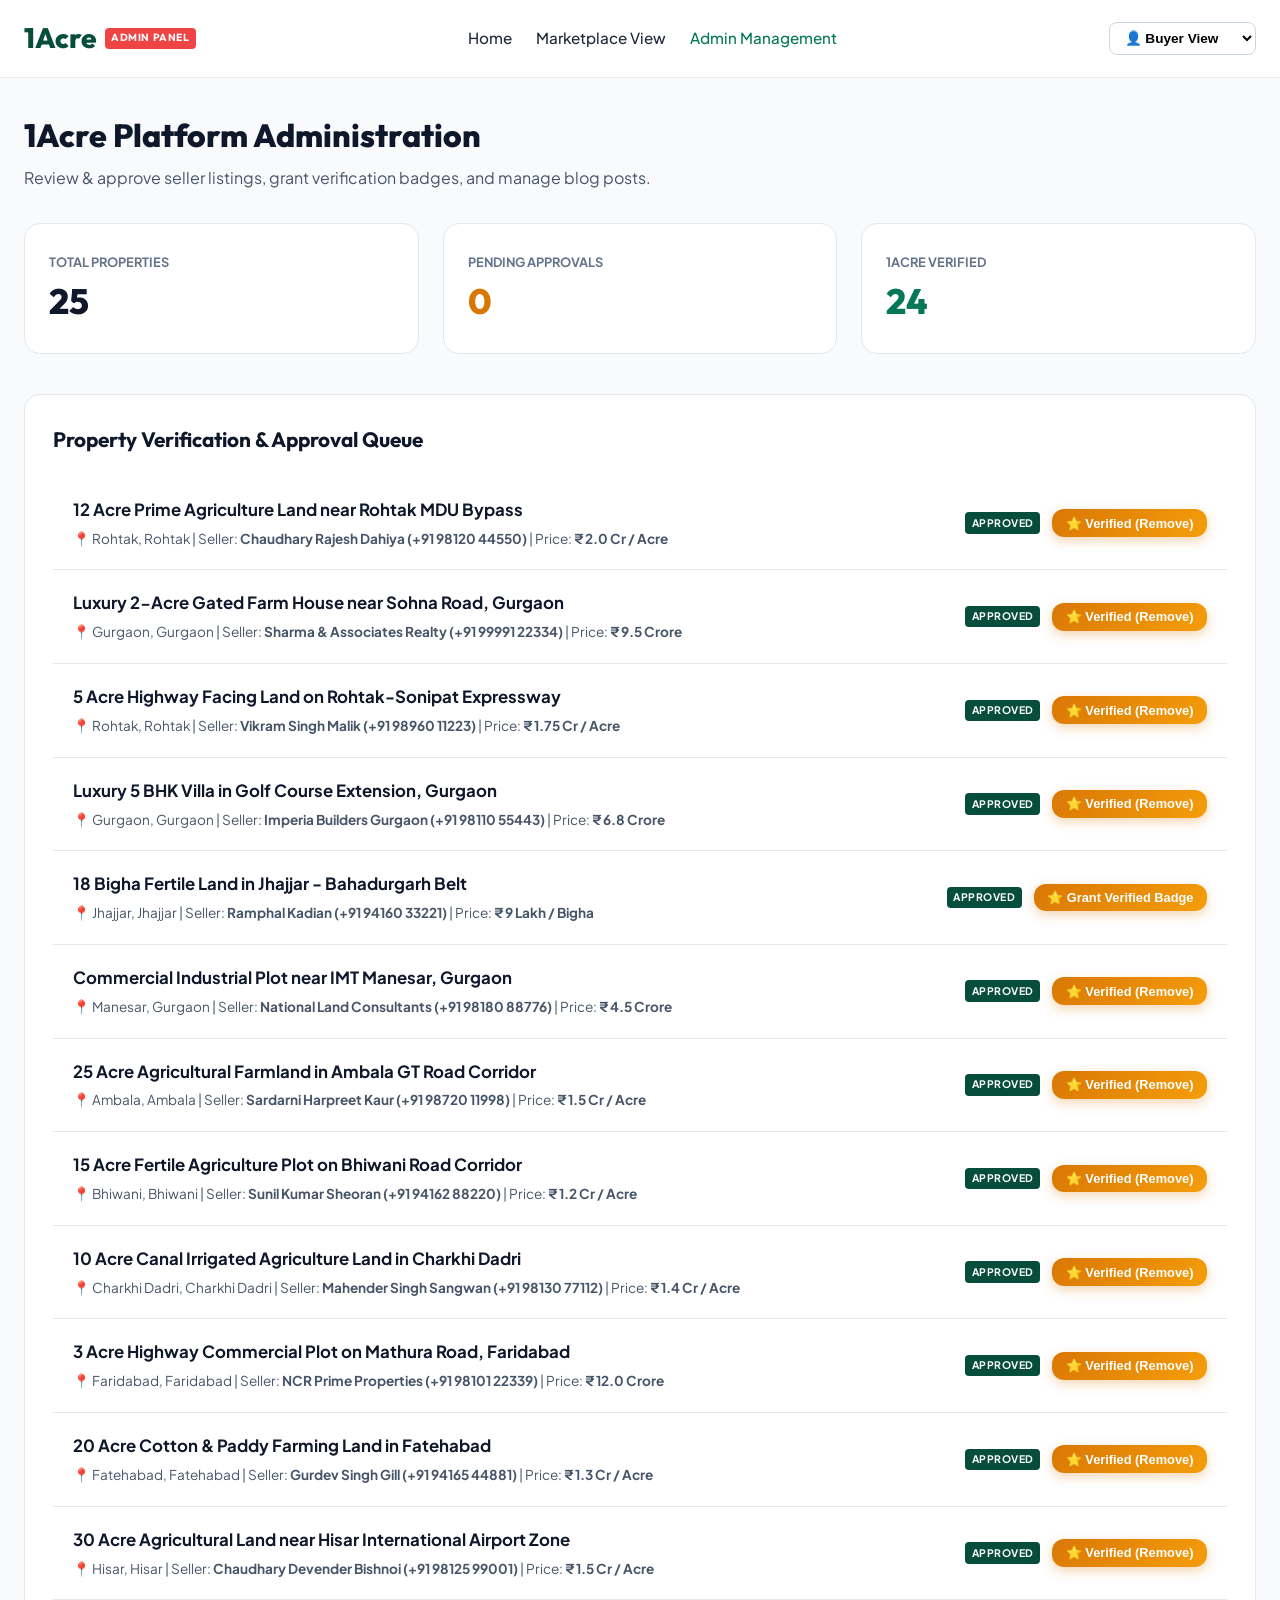
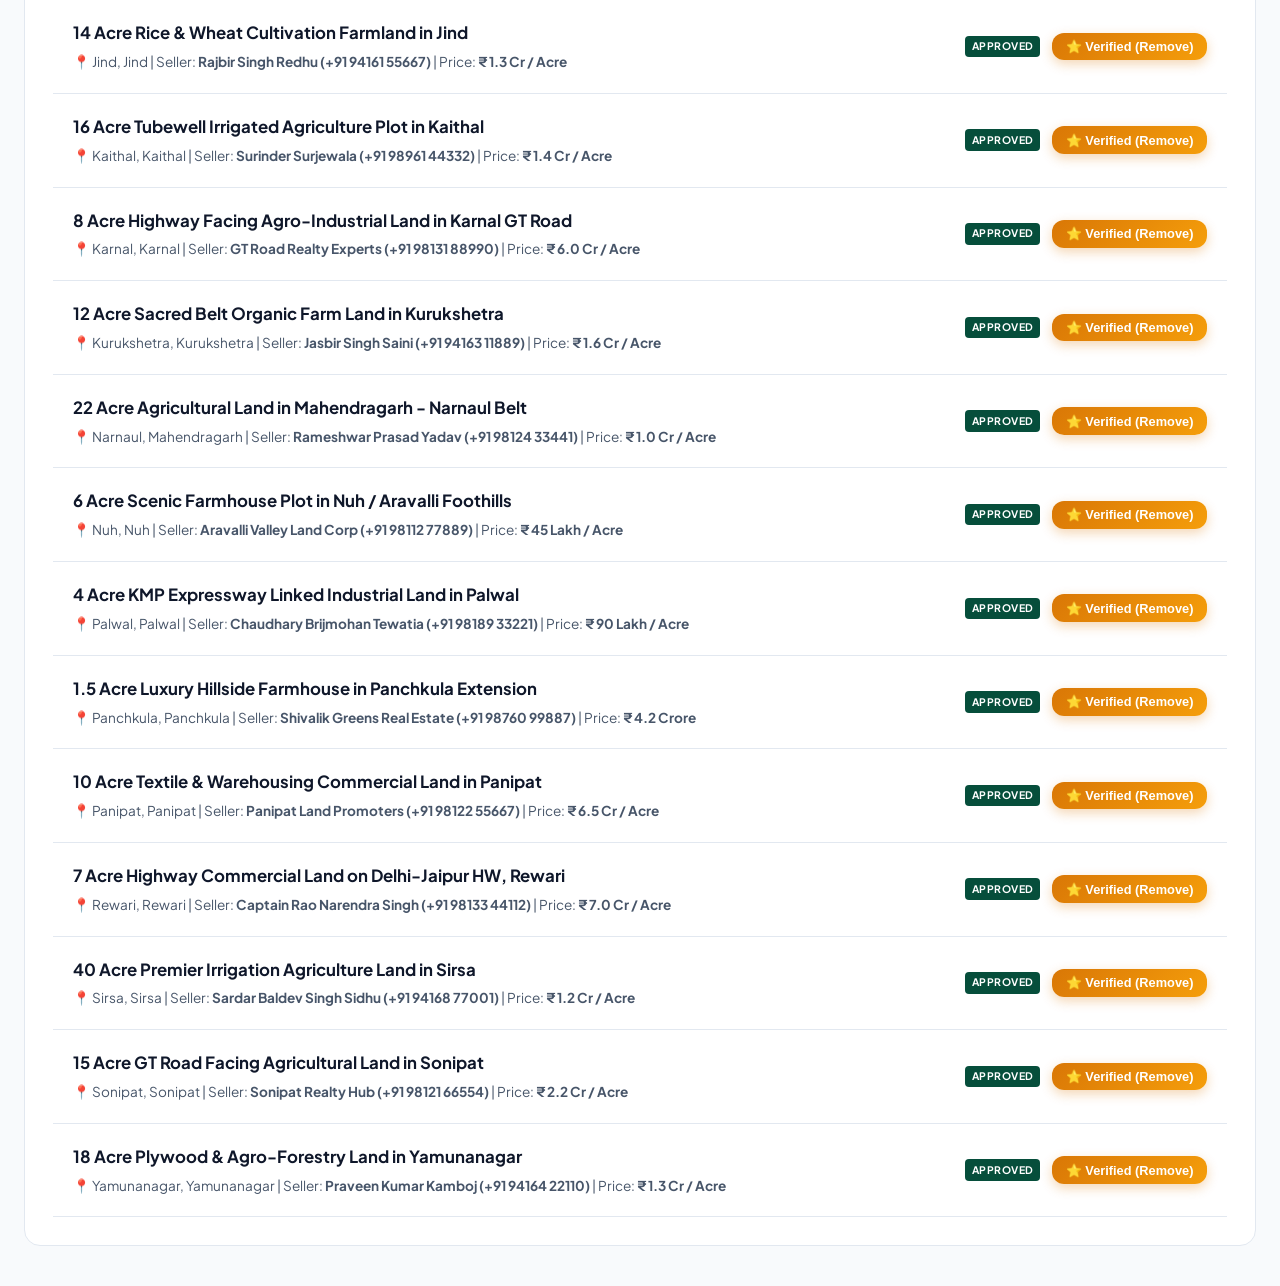
<file: 1acre-marketplace/admin.html>
<!DOCTYPE html>
<html lang="en">
<head>
  <meta charset="UTF-8">
  <meta name="viewport" content="width=device-width, initial-scale=1.0">
  <title>Admin Control Panel | 1Acre</title>
  <link rel="stylesheet" href="styles.css">
</head>
<body>

  <!-- Navigation Bar -->
  <nav class="navbar">
    <div style="max-width: 1280px; margin: 0 auto; padding: 1rem 1.5rem; display: flex; align-items: center; justify-content: space-between;">
      <a href="index.html" class="brand-logo">
        1Acre
        <span class="brand-badge" style="background: #ef4444;">ADMIN PANEL</span>
      </a>

      <div style="display: flex; align-items: center; gap: 1.5rem;" class="nav-menu">
        <a href="index.html" class="nav-link">Home</a>
        <a href="properties.html" class="nav-link">Marketplace View</a>
        <a href="admin.html" class="nav-link active">Admin Management</a>
      </div>

      <div style="display: flex; align-items: center; gap: 0.75rem;">
        <select id="global-role-select" style="padding: 0.45rem 0.65rem; border-radius: 0.5rem; border: 1px solid #cbd5e1; font-size: 0.85rem; font-weight: 600; background: #fff;">
          <option value="admin">🛡️ Admin Panel</option>
          <option value="buyer">👤 Buyer View</option>
          <option value="seller">🏡 Seller Portal</option>
        </select>
      </div>
    </div>
  </nav>

  <!-- Admin Main Dashboard -->
  <div style="max-width: 1280px; margin: 2rem auto; padding: 0 1.5rem;">
    <div style="display: flex; align-items: center; justify-content: space-between; margin-bottom: 2rem;">
      <div>
        <h1 style="font-size: 2rem; font-weight: 800;">1Acre Platform Administration</h1>
        <p style="color: var(--slate-600); margin-top: 0.25rem;">Review & approve seller listings, grant verification badges, and manage blog posts.</p>
      </div>
    </div>

    <!-- Stats Cards -->
    <div style="display: grid; grid-template-columns: repeat(auto-fit, minmax(200px, 1fr)); gap: 1.5rem; margin-bottom: 2.5rem;">
      <div style="background: #fff; padding: 1.5rem; border-radius: var(--radius-lg); border: 1px solid #e2e8f0;">
        <span style="font-size: 0.8rem; color: var(--slate-500); font-weight: 700; text-transform: uppercase;">Total Properties</span>
        <h2 style="font-size: 2.2rem; font-weight: 800; color: var(--slate-900);" id="admin-stat-total">0</h2>
      </div>
      <div style="background: #fff; padding: 1.5rem; border-radius: var(--radius-lg); border: 1px solid #e2e8f0;">
        <span style="font-size: 0.8rem; color: var(--slate-500); font-weight: 700; text-transform: uppercase;">Pending Approvals</span>
        <h2 style="font-size: 2.2rem; font-weight: 800; color: var(--gold-500);" id="admin-stat-pending">0</h2>
      </div>
      <div style="background: #fff; padding: 1.5rem; border-radius: var(--radius-lg); border: 1px solid #e2e8f0;">
        <span style="font-size: 0.8rem; color: var(--slate-500); font-weight: 700; text-transform: uppercase;">1Acre Verified</span>
        <h2 style="font-size: 2.2rem; font-weight: 800; color: var(--primary-800);" id="admin-stat-verified">0</h2>
      </div>
    </div>

    <!-- Approvals & Verification Table -->
    <div style="background: #fff; border-radius: var(--radius-lg); border: 1px solid #e2e8f0; padding: 1.75rem; margin-bottom: 2.5rem;">
      <h2 style="font-size: 1.3rem; font-weight: 700; margin-bottom: 1.25rem;">Property Verification & Approval Queue</h2>
      <div id="admin-approval-table"></div>
    </div>
  </div>

  <script src="js/data.js"></script>
  <script src="js/supabase-config.js"></script>
  <script src="js/app.js"></script>
  <script>
    document.addEventListener('DOMContentLoaded', () => {
      loadAdminDashboard();
    });

    function loadAdminDashboard() {
      const props = window.db.getProperties();
      
      document.getElementById('admin-stat-total').innerText = props.length;
      document.getElementById('admin-stat-pending').innerText = props.filter(p => p.status === 'pending').length;
      document.getElementById('admin-stat-verified').innerText = props.filter(p => p.verification_status === true).length;

      const table = document.getElementById('admin-approval-table');
      if (props.length === 0) {
        table.innerHTML = `<p style="color: var(--slate-500);">No properties in database.</p>`;
      } else {
        table.innerHTML = props.map(p => `
          <div style="padding: 1.25rem; border-bottom: 1px solid #e2e8f0; display: flex; align-items: center; justify-content: space-between; gap: 1rem; flex-wrap: wrap;">
            <div>
              <strong style="font-size: 1.05rem; display: block;">${p.title}</strong>
              <div style="font-size: 0.85rem; color: var(--slate-600); margin-top: 0.25rem;">
                📍 ${p.city}, ${p.district} | Seller: <strong>${p.seller_name} (${p.seller_phone})</strong> | Price: <strong>${p.price_display || '₹ ' + p.price}</strong>
              </div>
            </div>

            <div style="display: flex; align-items: center; gap: 0.75rem;">
              ${p.status === 'pending' ? `
                <button onclick="approveProp('${p.id}', 'active')" class="btn-primary" style="padding: 0.4rem 0.85rem; font-size: 0.8rem;">✓ Approve Listing</button>
                <button onclick="approveProp('${p.id}', 'rejected')" class="btn-outline" style="padding: 0.4rem 0.85rem; font-size: 0.8rem; color: #ef4444; border-color: #ef4444;">✕ Reject</button>
              ` : `
                <span class="brand-badge" style="background: var(--primary-900);">APPROVED</span>
              `}

              <button onclick="toggleVerifyBadge('${p.id}', ${!p.verification_status})" class="btn-gold" style="padding: 0.4rem 0.85rem; font-size: 0.8rem;">
                ${p.verification_status ? '⭐ Verified (Remove)' : '⭐ Grant Verified Badge'}
              </button>
            </div>
          </div>
        `).join('');
      }
    }

    function approveProp(id, status) {
      window.db.updatePropertyStatus(id, status);
      showToast(`Property status updated to: ${status.toUpperCase()}`);
      loadAdminDashboard();
    }

    function toggleVerifyBadge(id, newStatus) {
      window.db.updatePropertyStatus(id, undefined, newStatus);
      showToast(newStatus ? 'Granted 1Acre Verified Badge!' : 'Removed verification badge');
      loadAdminDashboard();
    }
  </script>
</body>
</html>
</file>
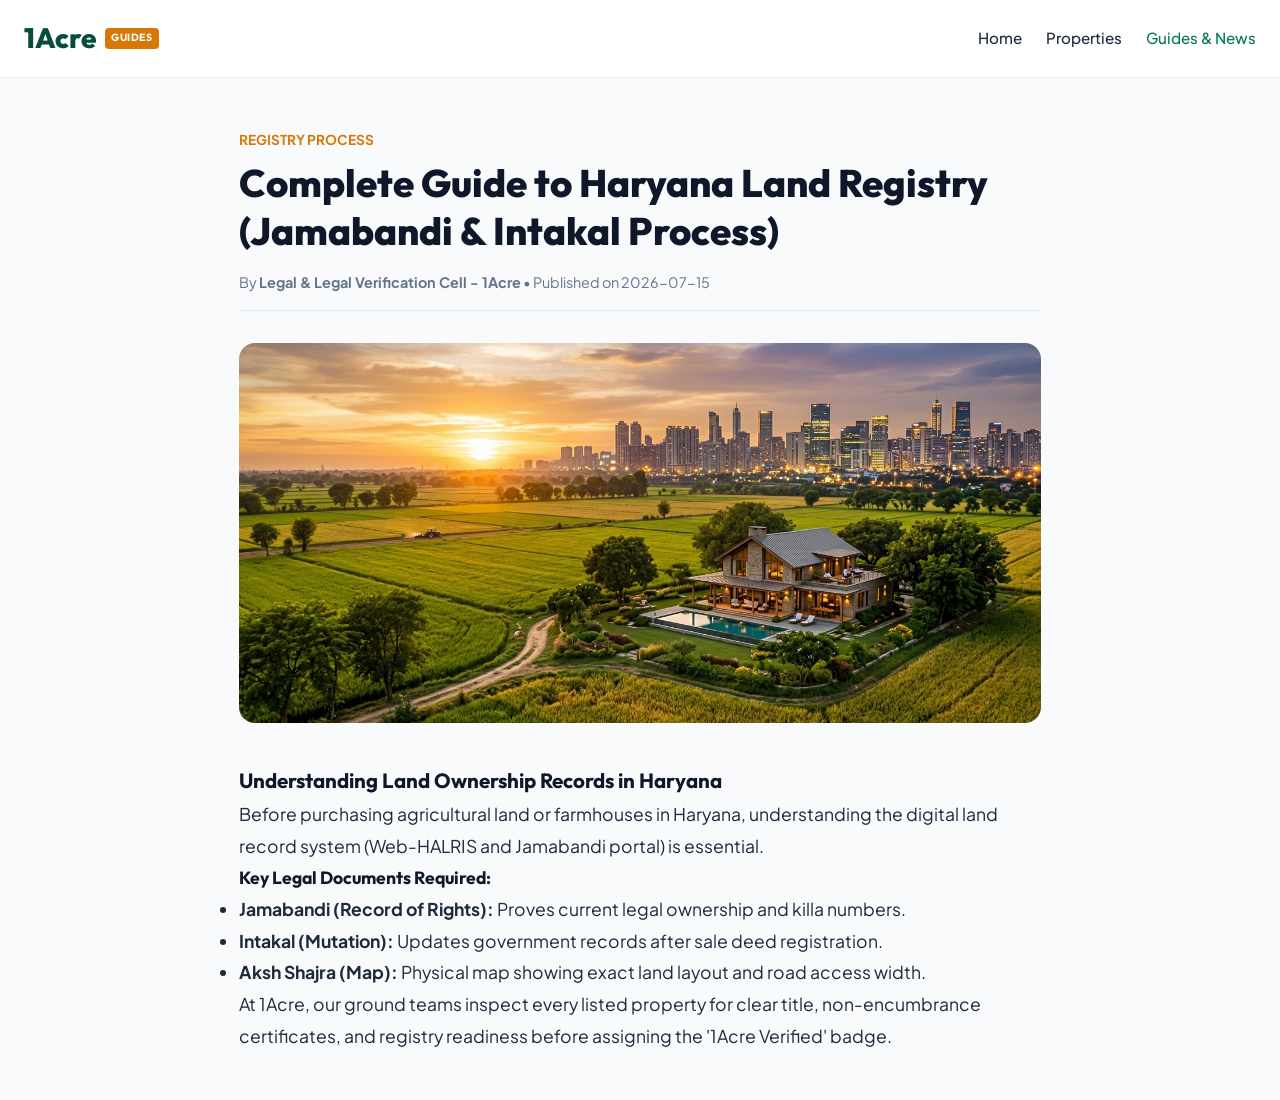
<file: 1acre-marketplace/blog-detail.html>
<!DOCTYPE html>
<html lang="en">
<head>
  <meta charset="UTF-8">
  <meta name="viewport" content="width=device-width, initial-scale=1.0">
  <title>Article Reader | 1Acre</title>
  <link rel="stylesheet" href="styles.css">
</head>
<body>

  <!-- Navigation Bar -->
  <nav class="navbar">
    <div style="max-width: 1280px; margin: 0 auto; padding: 1rem 1.5rem; display: flex; align-items: center; justify-content: space-between;">
      <a href="index.html" class="brand-logo">
        1Acre
        <span class="brand-badge">GUIDES</span>
      </a>

      <div style="display: flex; align-items: center; gap: 1.5rem;" class="nav-menu">
        <a href="index.html" class="nav-link">Home</a>
        <a href="properties.html" class="nav-link">Properties</a>
        <a href="blog.html" class="nav-link active">Guides & News</a>
      </div>
    </div>
  </nav>

  <article style="max-width: 850px; margin: 3rem auto; padding: 0 1.5rem;" id="article-reader">
    <!-- JS populates article content -->
  </article>

  <script src="js/data.js"></script>
  <script src="js/supabase-config.js"></script>
  <script src="js/app.js"></script>
  <script>
    document.addEventListener('DOMContentLoaded', () => {
      const urlParams = new URLSearchParams(window.location.search);
      const slug = urlParams.get('slug') || 'haryana-land-registry-jamabandi-intakal-guide';
      const blogs = window.db.getBlogs();
      const article = blogs.find(b => b.slug === slug) || blogs[0];

      const reader = document.getElementById('article-reader');
      reader.innerHTML = `
        <span style="color: var(--gold-500); font-weight: 700; font-size: 0.85rem; text-transform: uppercase;">${article.category}</span>
        <h1 style="font-size: 2.4rem; font-weight: 800; line-height: 1.25; margin: 0.5rem 0 1rem;">${article.title}</h1>
        <div style="font-size: 0.9rem; color: var(--slate-500); margin-bottom: 2rem; border-bottom: 1px solid #e2e8f0; padding-bottom: 1rem;">
          By <strong>${article.author}</strong> • Published on ${article.created_at}
        </div>
        <img src="${article.image || 'assets/images/hero.jpg'}" style="width: 100%; height: 380px; object-fit: cover; border-radius: var(--radius-lg); margin-bottom: 2rem;" onerror="this.src='assets/images/hero.jpg'">
        <div style="font-size: 1.1rem; line-height: 1.8; color: var(--slate-800);">
          ${article.content}
        </div>
      `;
    });
  </script>
</body>
</html>
</file>
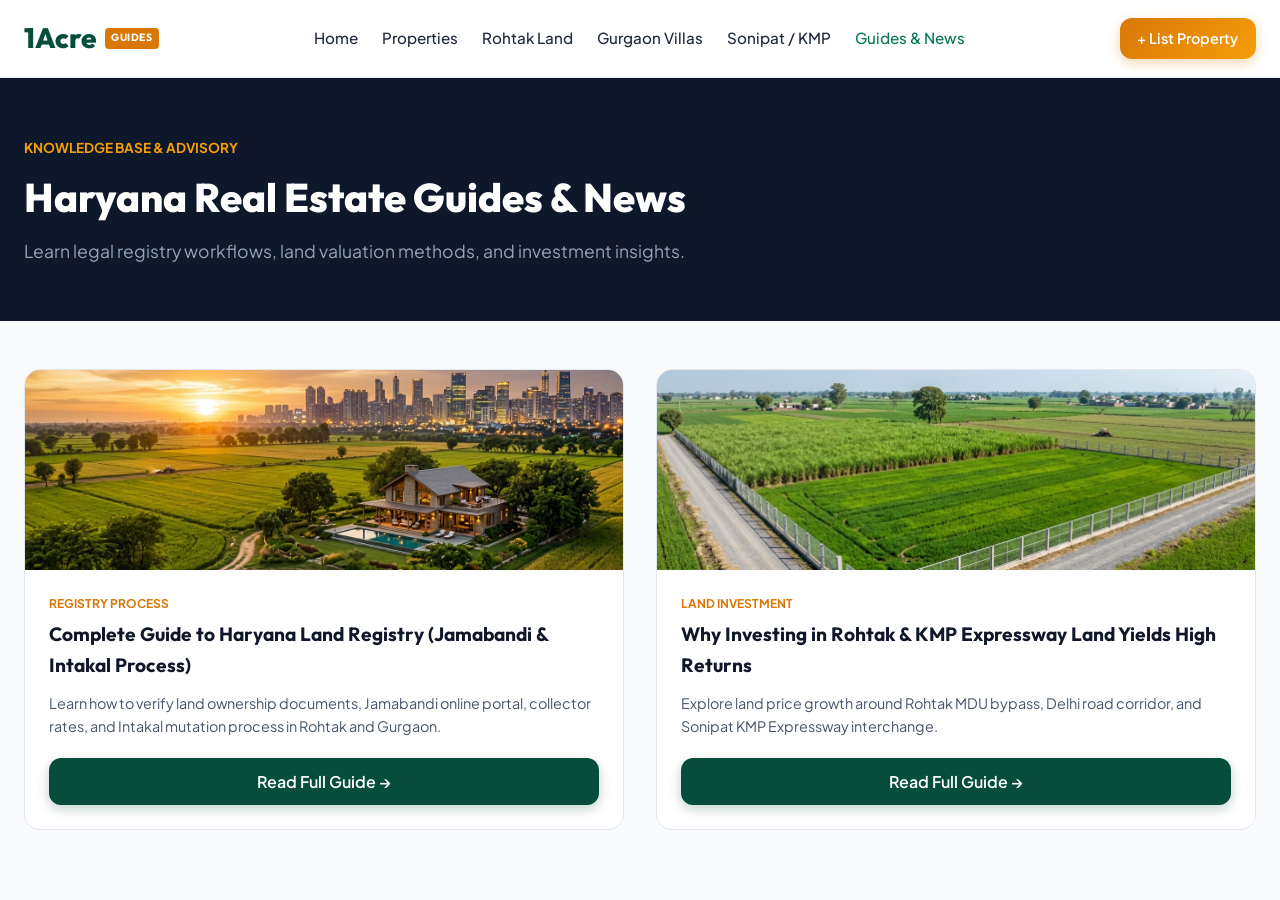
<file: 1acre-marketplace/blog.html>
<!DOCTYPE html>
<html lang="en">
<head>
  <meta charset="UTF-8">
  <meta name="viewport" content="width=device-width, initial-scale=1.0">
  <title>Haryana Land & Real Estate Guides | 1Acre</title>
  <meta name="description" content="Read expert guides on Haryana Jamabandi land registry, Intakal mutation, Bigha to Acre land conversion, and real estate market trends in Rohtak & Gurgaon.">
  <link rel="stylesheet" href="styles.css">
</head>
<body>

  <!-- Navigation Bar -->
  <nav class="navbar">
    <div style="max-width: 1280px; margin: 0 auto; padding: 1rem 1.5rem; display: flex; align-items: center; justify-content: space-between;">
      <a href="index.html" class="brand-logo">
        1Acre
        <span class="brand-badge">GUIDES</span>
      </a>

      <div style="display: flex; align-items: center; gap: 1.5rem;" class="nav-menu">
        <a href="index.html" class="nav-link">Home</a>
        <a href="properties.html" class="nav-link">Properties</a>
        <a href="rohtak-property.html" class="nav-link">Rohtak Land</a>
        <a href="gurgaon-property.html" class="nav-link">Gurgaon Villas</a>
        <a href="sonipat-property.html" class="nav-link">Sonipat / KMP</a>
        <a href="blog.html" class="nav-link active">Guides & News</a>
      </div>

      <div style="display: flex; align-items: center; gap: 0.75rem;">
        <a href="add-property.html" class="btn-gold" style="font-size: 0.9rem; padding: 0.55rem 1.1rem;">+ List Property</a>
      </div>
    </div>
  </nav>

  <!-- Header -->
  <section style="background: var(--slate-900); color: #ffffff; padding: 3.5rem 1.5rem;">
    <div style="max-width: 1280px; margin: 0 auto;">
      <span style="color: var(--gold-400); font-weight: 700; font-size: 0.85rem; text-transform: uppercase;">KNOWLEDGE BASE & ADVISORY</span>
      <h1 style="font-size: 2.5rem; font-weight: 800; color: #fff; margin-top: 0.35rem;">Haryana Real Estate Guides & News</h1>
      <p style="color: #94a3b8; font-size: 1.1rem; margin-top: 0.5rem;">Learn legal registry workflows, land valuation methods, and investment insights.</p>
    </div>
  </section>

  <!-- Blog Cards Grid -->
  <div style="max-width: 1280px; margin: 3rem auto; padding: 0 1.5rem;">
    <div id="blog-cards-grid" style="display: grid; grid-template-columns: repeat(auto-fit, minmax(340px, 1fr)); gap: 2rem;"></div>
  </div>

  <script src="js/data.js"></script>
  <script src="js/supabase-config.js"></script>
  <script src="js/app.js"></script>
  <script>
    document.addEventListener('DOMContentLoaded', () => {
      const blogs = window.db.getBlogs();
      const grid = document.getElementById('blog-cards-grid');
      
      grid.innerHTML = blogs.map(b => `
        <div style="background: #fff; border-radius: var(--radius-lg); overflow: hidden; border: 1px solid #e2e8f0; display: flex; flex-direction: column;">
          <img src="${b.image || 'assets/images/hero.jpg'}" style="height: 200px; width: 100%; object-fit: cover;" onerror="this.src='assets/images/hero.jpg'">
          <div style="padding: 1.5rem; display: flex; flex-direction: column; flex-grow: 1;">
            <span style="font-size: 0.75rem; font-weight: 700; color: var(--gold-500); text-transform: uppercase;">${b.category}</span>
            <h3 style="font-size: 1.2rem; font-weight: 700; margin: 0.35rem 0 0.75rem; color: var(--slate-900);">${b.title}</h3>
            <p style="font-size: 0.9rem; color: var(--slate-600); line-height: 1.6; margin-bottom: 1.25rem;">${b.seo_description}</p>
            <a href="blog-detail.html?slug=${b.slug}" class="btn-primary" style="margin-top: auto; justify-content: center;">Read Full Guide →</a>
          </div>
        </div>
      `).join('');
    });
  </script>
</body>
</html>
</file>
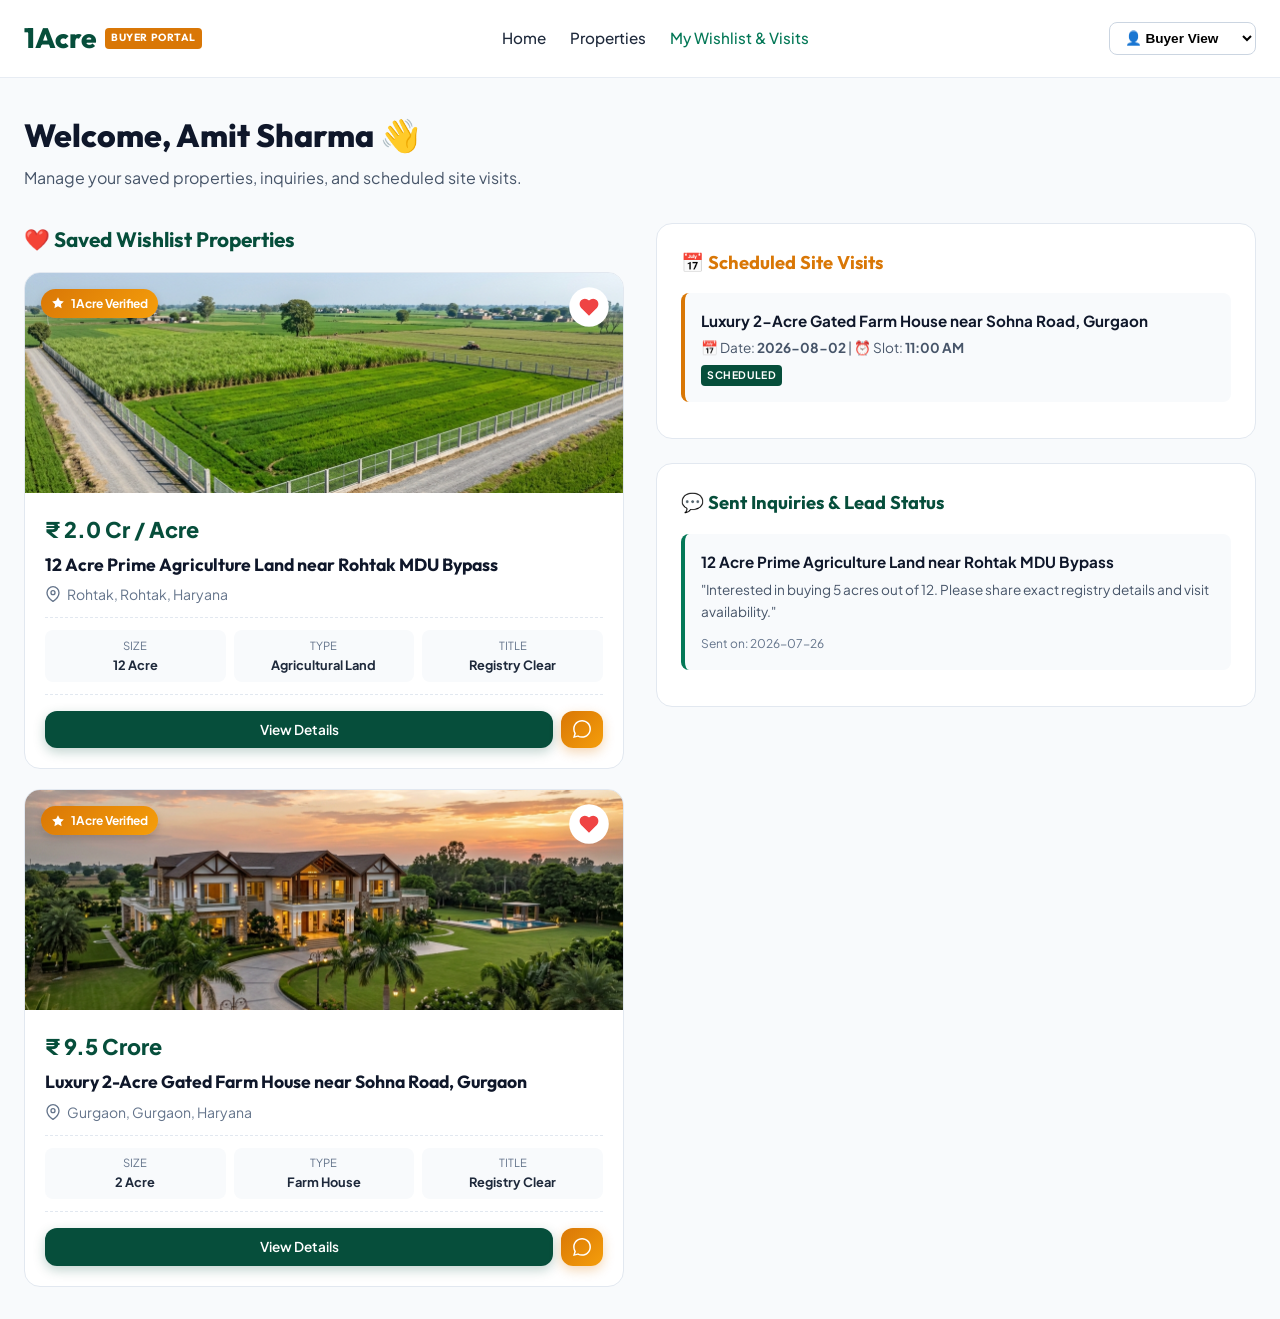
<file: 1acre-marketplace/dashboard-buyer.html>
<!DOCTYPE html>
<html lang="en">
<head>
  <meta charset="UTF-8">
  <meta name="viewport" content="width=device-width, initial-scale=1.0">
  <title>Buyer Dashboard | 1Acre</title>
  <link rel="stylesheet" href="styles.css">
</head>
<body>

  <!-- Navigation Bar -->
  <nav class="navbar">
    <div style="max-width: 1280px; margin: 0 auto; padding: 1rem 1.5rem; display: flex; align-items: center; justify-content: space-between;">
      <a href="index.html" class="brand-logo">
        1Acre
        <span class="brand-badge">BUYER PORTAL</span>
      </a>

      <div style="display: flex; align-items: center; gap: 1.5rem;" class="nav-menu">
        <a href="index.html" class="nav-link">Home</a>
        <a href="properties.html" class="nav-link">Properties</a>
        <a href="dashboard-buyer.html" class="nav-link active">My Wishlist & Visits</a>
      </div>

      <div style="display: flex; align-items: center; gap: 0.75rem;">
        <select id="global-role-select" style="padding: 0.45rem 0.65rem; border-radius: 0.5rem; border: 1px solid #cbd5e1; font-size: 0.85rem; font-weight: 600; background: #fff;">
          <option value="buyer">👤 Buyer View</option>
          <option value="seller">🏡 Seller Portal</option>
          <option value="admin">🛡️ Admin Panel</option>
        </select>
      </div>
    </div>
  </nav>

  <!-- Dashboard Container -->
  <div style="max-width: 1280px; margin: 2rem auto; padding: 0 1.5rem;">
    <div style="display: flex; align-items: center; justify-content: space-between; margin-bottom: 2rem;">
      <div>
        <h1 style="font-size: 2rem; font-weight: 800;">Welcome, Amit Sharma 👋</h1>
        <p style="color: var(--slate-600); margin-top: 0.25rem;">Manage your saved properties, inquiries, and scheduled site visits.</p>
      </div>
    </div>

    <!-- Tabs -->
    <div style="display: grid; grid-template-columns: 1fr 1fr; gap: 2rem;">
      
      <!-- Left Column: Saved Wishlist Properties -->
      <div>
        <h2 style="font-size: 1.3rem; font-weight: 700; margin-bottom: 1rem; color: var(--primary-900);">❤️ Saved Wishlist Properties</h2>
        <div id="buyer-favs-container" style="display: flex; flex-direction: column; gap: 1.25rem;"></div>
      </div>

      <!-- Right Column: Scheduled Visits & Sent Inquiries -->
      <div>
        <!-- Scheduled Site Visits Card -->
        <div style="background: #ffffff; border-radius: var(--radius-lg); padding: 1.5rem; border: 1px solid #e2e8f0; margin-bottom: 1.5rem;">
          <h3 style="font-size: 1.15rem; font-weight: 700; margin-bottom: 1rem; color: var(--gold-500);">📅 Scheduled Site Visits</h3>
          <div id="buyer-visits-container"></div>
        </div>

        <!-- Sent Inquiries Card -->
        <div style="background: #ffffff; border-radius: var(--radius-lg); padding: 1.5rem; border: 1px solid #e2e8f0;">
          <h3 style="font-size: 1.15rem; font-weight: 700; margin-bottom: 1rem; color: var(--primary-900);">💬 Sent Inquiries & Lead Status</h3>
          <div id="buyer-inquiries-container"></div>
        </div>
      </div>

    </div>
  </div>

  <script src="js/data.js"></script>
  <script src="js/supabase-config.js"></script>
  <script src="js/app.js"></script>
  <script>
    document.addEventListener('DOMContentLoaded', () => {
      // 1. Render Saved Wishlist
      const favIds = window.db.getFavorites();
      const allProps = window.db.getProperties();
      const favProps = allProps.filter(p => favIds.includes(p.id));
      const favContainer = document.getElementById('buyer-favs-container');

      if (favProps.length === 0) {
        favContainer.innerHTML = `<div style="background: #fff; padding: 2rem; border-radius: var(--radius-md); text-align: center; color: var(--slate-500);">No saved properties yet. Browse the marketplace to bookmark properties!</div>`;
      } else {
        favContainer.innerHTML = favProps.map(p => window.renderPropertyCard(p)).join('');
      }

      // 2. Render Scheduled Visits
      const visits = window.db.getVisits();
      const visitsContainer = document.getElementById('buyer-visits-container');
      if (visits.length === 0) {
        visitsContainer.innerHTML = `<p style="font-size: 0.9rem; color: var(--slate-500);">No site visits scheduled.</p>`;
      } else {
        visitsContainer.innerHTML = visits.map(v => `
          <div style="background: var(--slate-50); padding: 1rem; border-radius: var(--radius-sm); border-left: 4px solid var(--gold-500); margin-bottom: 0.75rem;">
            <strong style="display: block; font-size: 0.95rem; color: var(--slate-900);">${v.property_title}</strong>
            <div style="font-size: 0.85rem; color: var(--slate-600); margin-top: 0.25rem;">
              📅 Date: <strong>${v.preferred_date}</strong> | ⏰ Slot: <strong>${v.preferred_time}</strong>
            </div>
            <span class="brand-badge" style="background: var(--primary-900); font-size: 0.65rem; margin-top: 0.35rem; display: inline-block;">${v.status.toUpperCase()}</span>
          </div>
        `).join('');
      }

      // 3. Render Sent Inquiries
      const inqs = window.db.getInquiries();
      const inqContainer = document.getElementById('buyer-inquiries-container');
      if (inqs.length === 0) {
        inqContainer.innerHTML = `<p style="font-size: 0.9rem; color: var(--slate-500);">No inquiries sent yet.</p>`;
      } else {
        inqContainer.innerHTML = inqs.map(i => `
          <div style="background: var(--slate-50); padding: 1rem; border-radius: var(--radius-sm); border-left: 4px solid var(--primary-800); margin-bottom: 0.75rem;">
            <strong style="display: block; font-size: 0.95rem;">${i.property_title}</strong>
            <p style="font-size: 0.85rem; color: var(--slate-600); margin: 0.35rem 0;">"${i.message}"</p>
            <span style="font-size: 0.75rem; color: var(--slate-500);">Sent on: ${i.created_at}</span>
          </div>
        `).join('');
      }
    });
  </script>
</body>
</html>
</file>
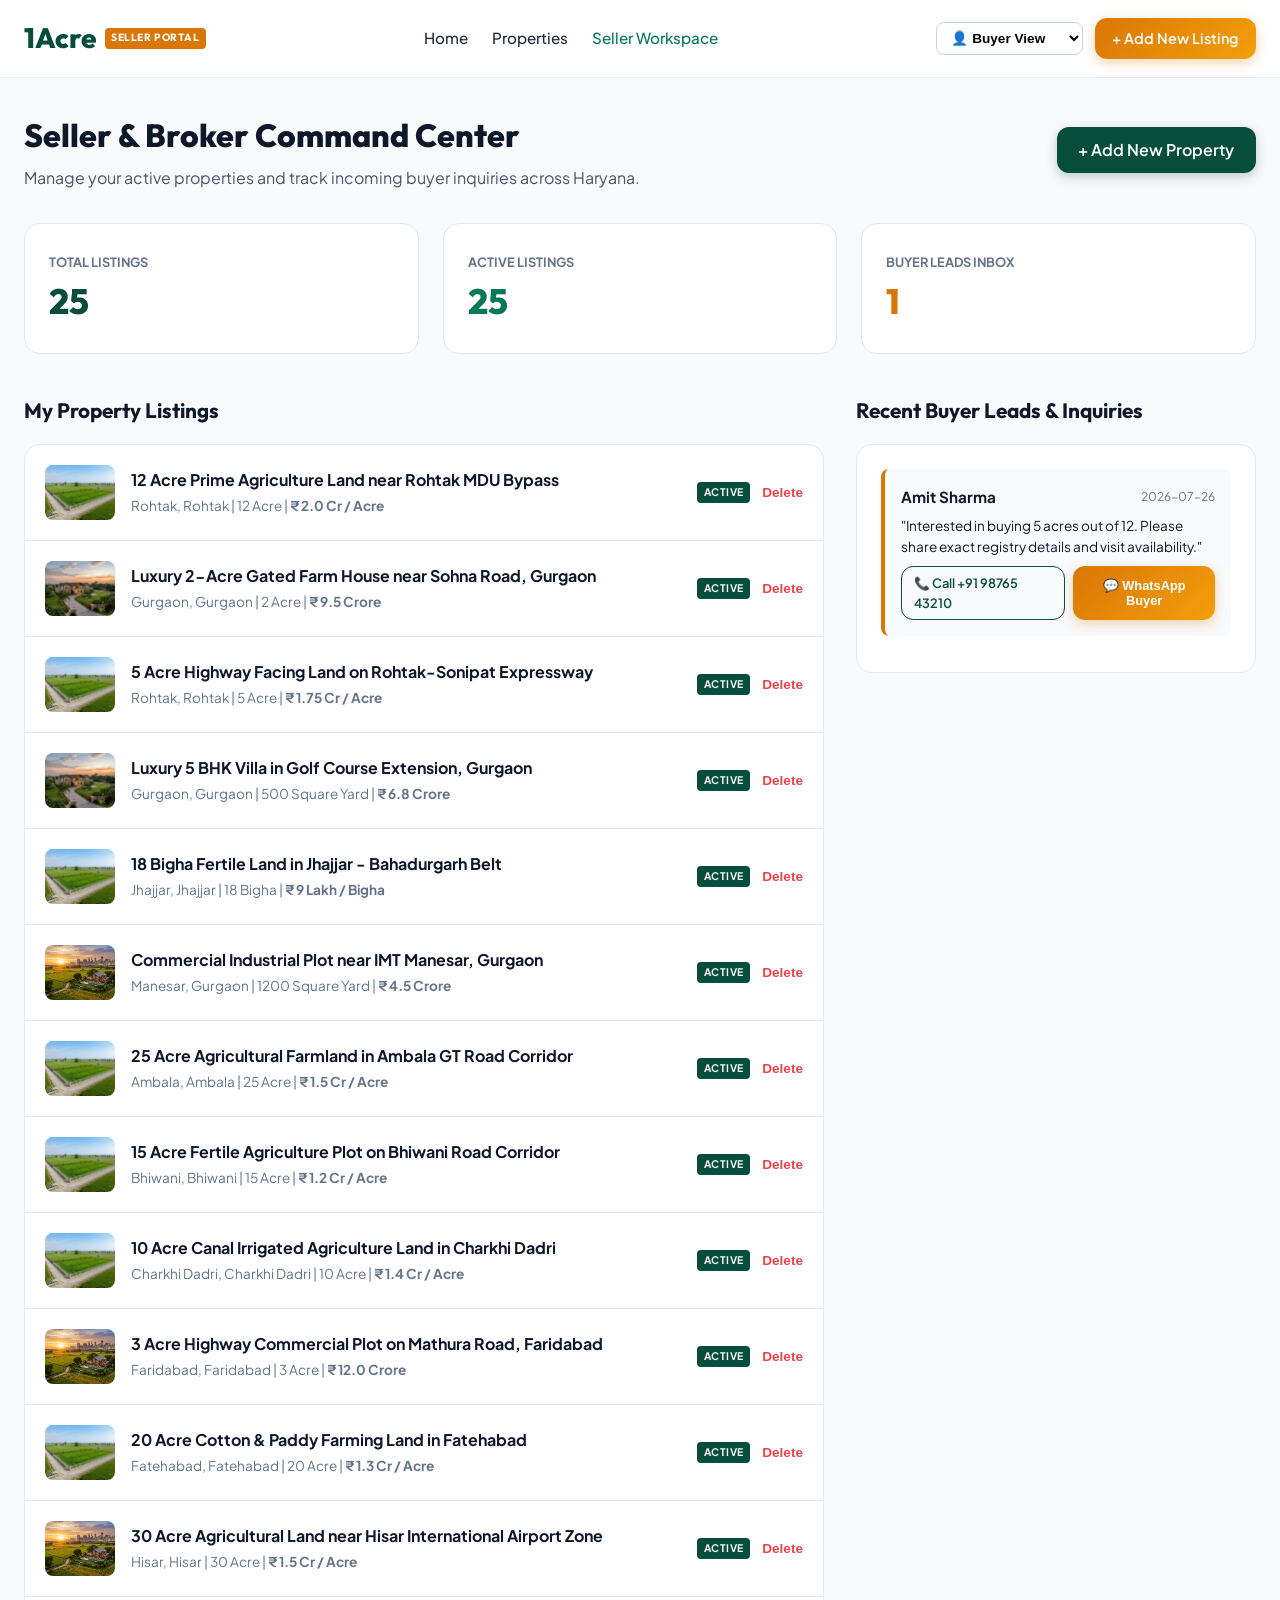
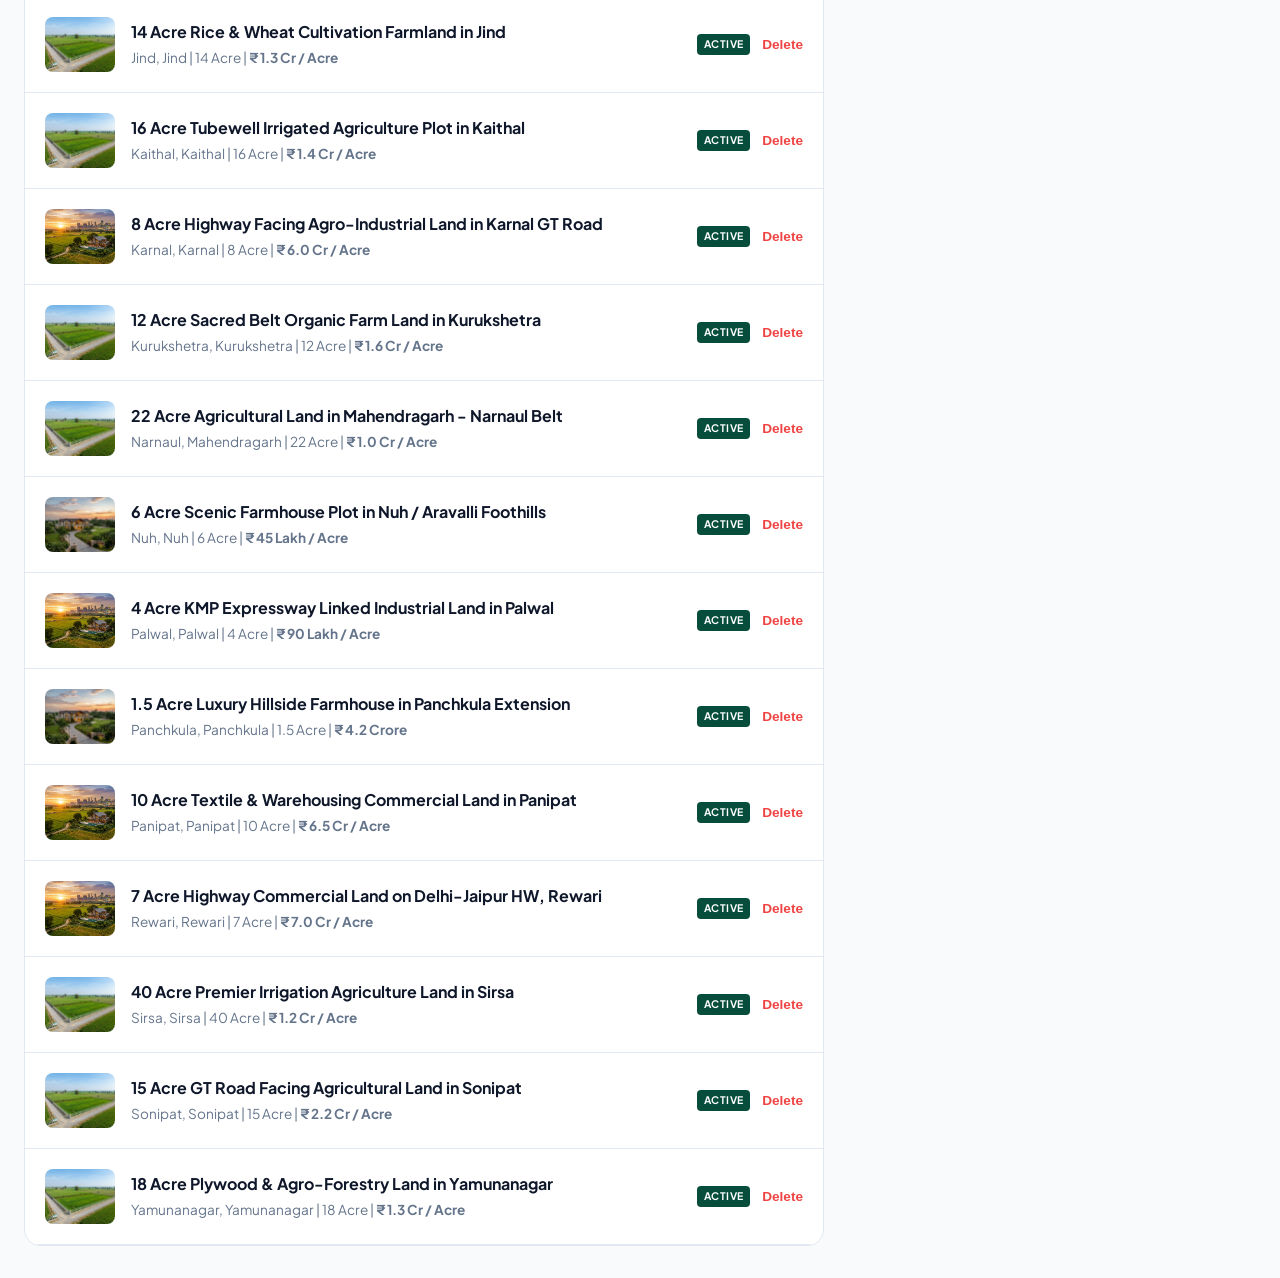
<file: 1acre-marketplace/dashboard-seller.html>
<!DOCTYPE html>
<html lang="en">
<head>
  <meta charset="UTF-8">
  <meta name="viewport" content="width=device-width, initial-scale=1.0">
  <title>Seller & Broker Dashboard | 1Acre</title>
  <link rel="stylesheet" href="styles.css">
</head>
<body>

  <!-- Navigation Bar -->
  <nav class="navbar">
    <div style="max-width: 1280px; margin: 0 auto; padding: 1rem 1.5rem; display: flex; align-items: center; justify-content: space-between;">
      <a href="index.html" class="brand-logo">
        1Acre
        <span class="brand-badge">SELLER PORTAL</span>
      </a>

      <div style="display: flex; align-items: center; gap: 1.5rem;" class="nav-menu">
        <a href="index.html" class="nav-link">Home</a>
        <a href="properties.html" class="nav-link">Properties</a>
        <a href="dashboard-seller.html" class="nav-link active">Seller Workspace</a>
      </div>

      <div style="display: flex; align-items: center; gap: 0.75rem;">
        <select id="global-role-select" style="padding: 0.45rem 0.65rem; border-radius: 0.5rem; border: 1px solid #cbd5e1; font-size: 0.85rem; font-weight: 600; background: #fff;">
          <option value="seller">🏡 Seller Portal</option>
          <option value="buyer">👤 Buyer View</option>
          <option value="admin">🛡️ Admin Panel</option>
        </select>
        <a href="add-property.html" class="btn-gold" style="font-size: 0.9rem; padding: 0.55rem 1.1rem;">+ Add New Listing</a>
      </div>
    </div>
  </nav>

  <!-- Seller Dashboard Header -->
  <div style="max-width: 1280px; margin: 2rem auto; padding: 0 1.5rem;">
    <div style="display: flex; align-items: center; justify-content: space-between; margin-bottom: 2rem; flex-wrap: wrap; gap: 1rem;">
      <div>
        <h1 style="font-size: 2rem; font-weight: 800;">Seller & Broker Command Center</h1>
        <p style="color: var(--slate-600); margin-top: 0.25rem;">Manage your active properties and track incoming buyer inquiries across Haryana.</p>
      </div>
      <a href="add-property.html" class="btn-primary">+ Add New Property</a>
    </div>

    <!-- Stats Cards -->
    <div style="display: grid; grid-template-columns: repeat(auto-fit, minmax(200px, 1fr)); gap: 1.5rem; margin-bottom: 2.5rem;">
      <div style="background: #fff; padding: 1.5rem; border-radius: var(--radius-lg); border: 1px solid #e2e8f0;">
        <span style="font-size: 0.8rem; color: var(--slate-500); font-weight: 700; text-transform: uppercase;">Total Listings</span>
        <h2 style="font-size: 2.2rem; font-weight: 800; color: var(--primary-900);" id="stat-total-props">0</h2>
      </div>
      <div style="background: #fff; padding: 1.5rem; border-radius: var(--radius-lg); border: 1px solid #e2e8f0;">
        <span style="font-size: 0.8rem; color: var(--slate-500); font-weight: 700; text-transform: uppercase;">Active Listings</span>
        <h2 style="font-size: 2.2rem; font-weight: 800; color: var(--primary-800);" id="stat-active-props">0</h2>
      </div>
      <div style="background: #fff; padding: 1.5rem; border-radius: var(--radius-lg); border: 1px solid #e2e8f0;">
        <span style="font-size: 0.8rem; color: var(--slate-500); font-weight: 700; text-transform: uppercase;">Buyer Leads Inbox</span>
        <h2 style="font-size: 2.2rem; font-weight: 800; color: var(--gold-500);" id="stat-total-leads">0</h2>
      </div>
    </div>

    <!-- Main Seller Layout -->
    <div style="display: grid; grid-template-columns: 2fr 1fr; gap: 2rem;">
      
      <!-- My Properties Table -->
      <div>
        <h2 style="font-size: 1.3rem; font-weight: 700; margin-bottom: 1rem;">My Property Listings</h2>
        <div style="background: #fff; border-radius: var(--radius-lg); border: 1px solid #e2e8f0; overflow: hidden;" id="seller-properties-list"></div>
      </div>

      <!-- Incoming Buyer Leads -->
      <div>
        <h2 style="font-size: 1.3rem; font-weight: 700; margin-bottom: 1rem;">Recent Buyer Leads & Inquiries</h2>
        <div style="background: #fff; border-radius: var(--radius-lg); padding: 1.5rem; border: 1px solid #e2e8f0;" id="seller-leads-list"></div>
      </div>

    </div>
  </div>

  <script src="js/data.js"></script>
  <script src="js/supabase-config.js"></script>
  <script src="js/app.js"></script>
  <script>
    document.addEventListener('DOMContentLoaded', () => {
      loadSellerDashboard();
    });

    function loadSellerDashboard() {
      const allProps = window.db.getProperties();
      const inquiries = window.db.getInquiries();

      document.getElementById('stat-total-props').innerText = allProps.length;
      document.getElementById('stat-active-props').innerText = allProps.filter(p => p.status === 'active').length;
      document.getElementById('stat-total-leads').innerText = inquiries.length;

      // Render Seller Properties
      const propsContainer = document.getElementById('seller-properties-list');
      if (allProps.length === 0) {
        propsContainer.innerHTML = `<div style="padding: 2rem; text-align: center;">No property listings found.</div>`;
      } else {
        propsContainer.innerHTML = allProps.map(p => `
          <div style="padding: 1.25rem; border-bottom: 1px solid #e2e8f0; display: flex; align-items: center; justify-content: space-between; gap: 1rem;">
            <div style="display: flex; align-items: center; gap: 1rem;">
              <img src="${p.images[0] || 'assets/images/agriculture.jpg'}" style="width: 70px; height: 55px; object-fit: cover; border-radius: var(--radius-sm);" onerror="this.src='assets/images/agriculture.jpg'">
              <div>
                <strong style="display: block; font-size: 1rem;">${p.title}</strong>
                <span style="font-size: 0.85rem; color: var(--slate-500);">${p.city}, ${p.district} | ${p.area} ${p.unit} | <strong>${p.price_display || '₹ ' + p.price}</strong></span>
              </div>
            </div>

            <div style="display: flex; align-items: center; gap: 0.75rem;">
              <span class="brand-badge" style="background: ${p.status === 'active' ? 'var(--primary-900)' : 'var(--gold-500)'}">
                ${p.status.toUpperCase()}
              </span>
              <button onclick="deleteProp('${p.id}')" style="background: none; border: none; color: #ef4444; font-size: 0.85rem; font-weight: 600; cursor: pointer;">Delete</button>
            </div>
          </div>
        `).join('');
      }

      // Render Leads Inbox
      const leadsContainer = document.getElementById('seller-leads-list');
      if (inquiries.length === 0) {
        leadsContainer.innerHTML = `<p style="font-size: 0.9rem; color: var(--slate-500);">No buyer inquiries received yet.</p>`;
      } else {
        leadsContainer.innerHTML = inquiries.map(l => `
          <div style="background: var(--slate-50); padding: 1rem; border-radius: var(--radius-sm); margin-bottom: 0.75rem; border-left: 4px solid var(--gold-500);">
            <div style="display: flex; justify-content: space-between; align-items: center;">
              <strong style="font-size: 0.95rem; color: var(--slate-900);">${l.buyer_name}</strong>
              <span style="font-size: 0.75rem; color: var(--slate-500);">${l.created_at}</span>
            </div>
            <p style="font-size: 0.85rem; color: var(--slate-700); margin: 0.35rem 0;">"${l.message}"</p>
            <div style="display: flex; gap: 0.5rem; margin-top: 0.5rem;">
              <a href="tel:${l.buyer_phone}" class="btn-outline" style="padding: 0.35rem 0.75rem; font-size: 0.8rem;">📞 Call ${l.buyer_phone}</a>
              <button onclick="openWhatsAppInquiry('Response to inquiry for ${l.property_title.replace(/'/g, "\\'")}', '${l.id}')" class="btn-gold" style="padding: 0.35rem 0.75rem; font-size: 0.8rem;">💬 WhatsApp Buyer</button>
            </div>
          </div>
        `).join('');
      }
    }

    function deleteProp(id) {
      if (confirm('Are you sure you want to delete this property listing?')) {
        window.db.deleteProperty(id);
        showToast('Property listing deleted');
        loadSellerDashboard();
      }
    }
  </script>
</body>
</html>
</file>
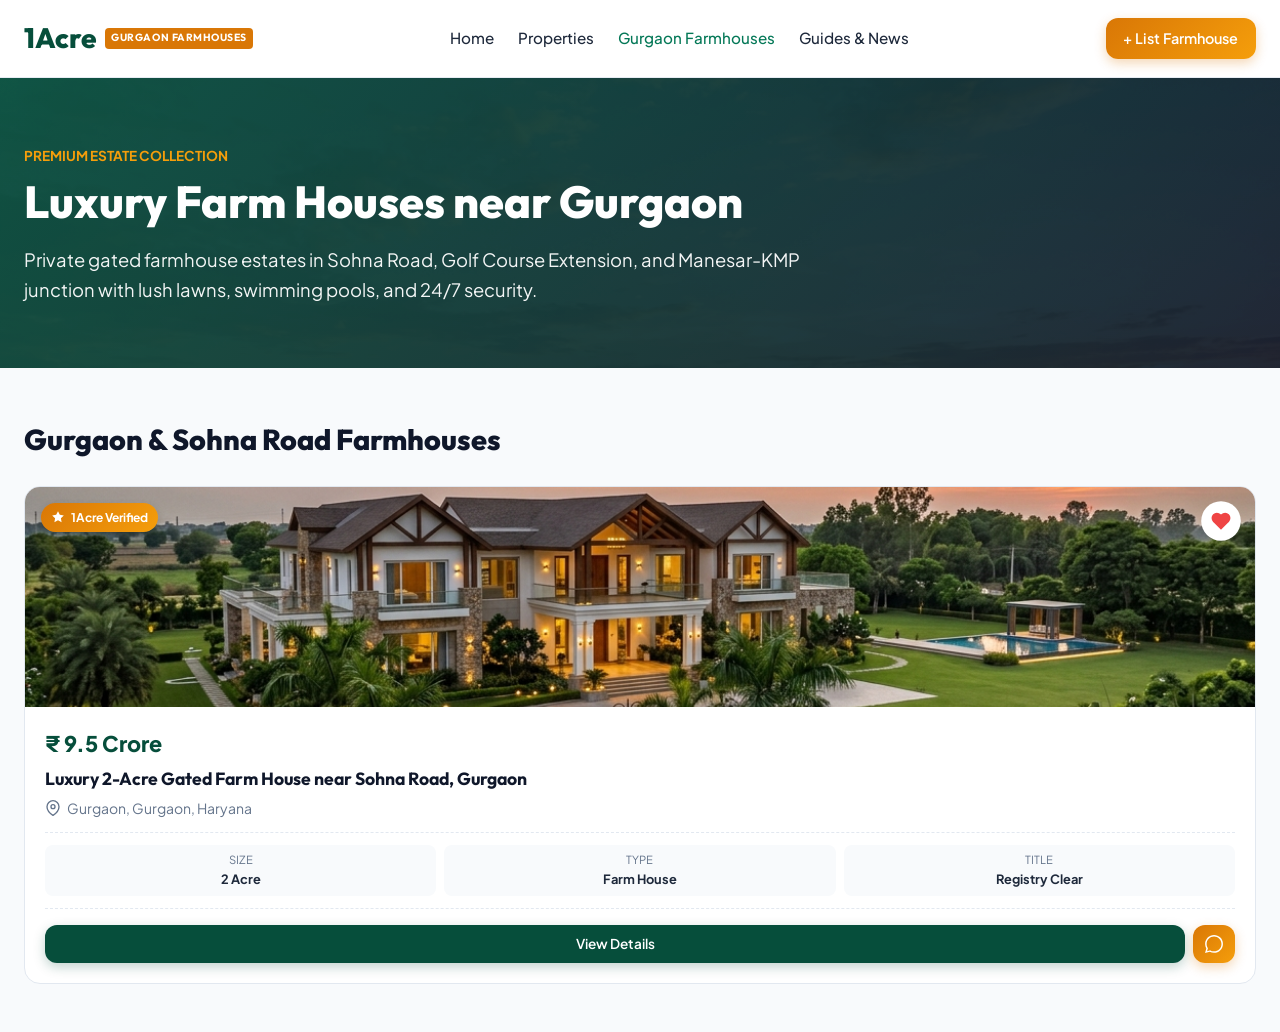
<file: 1acre-marketplace/gurgaon-farm-house.html>
<!DOCTYPE html>
<html lang="en">
<head>
  <meta charset="UTF-8">
  <meta name="viewport" content="width=device-width, initial-scale=1.0">
  <title>Luxury Farm Houses for Sale near Gurgaon | 1Acre</title>
  <meta name="description" content="Explore 1 to 5 acre gated luxury farm houses near Gurgaon, Sohna Road, KMP Expressway & Delhi NCR. Gated security, private pools & clear title titles.">
  <meta name="keywords" content="Farm house near Gurgaon, Luxury farmhouse Gurgaon, Sohna Road farmhouse, 1Acre Gurgaon farm house">
  <link rel="stylesheet" href="styles.css">
</head>
<body>

  <!-- Navigation Bar -->
  <nav class="navbar">
    <div style="max-width: 1280px; margin: 0 auto; padding: 1rem 1.5rem; display: flex; align-items: center; justify-content: space-between;">
      <a href="index.html" class="brand-logo">
        1Acre
        <span class="brand-badge">GURGAON FARMHOUSES</span>
      </a>

      <div style="display: flex; align-items: center; gap: 1.5rem;" class="nav-menu">
        <a href="index.html" class="nav-link">Home</a>
        <a href="properties.html" class="nav-link">Properties</a>
        <a href="gurgaon-property.html" class="nav-link active">Gurgaon Farmhouses</a>
        <a href="blog.html" class="nav-link">Guides & News</a>
      </div>

      <div style="display: flex; align-items: center; gap: 0.75rem;">
        <a href="add-property.html" class="btn-gold" style="font-size: 0.9rem; padding: 0.55rem 1.1rem;">+ List Farmhouse</a>
      </div>
    </div>
  </nav>

  <!-- Hero Header -->
  <section style="background: linear-gradient(135deg, rgba(6,78,59,0.92), rgba(15,23,42,0.92)), url('assets/images/farmhouse.jpg'); background-size: cover; color: #ffffff; padding: 4rem 1.5rem;">
    <div style="max-width: 1280px; margin: 0 auto;">
      <div style="max-width: 800px;">
        <span style="color: var(--gold-400); font-weight: 700; font-size: 0.85rem; text-transform: uppercase;">PREMIUM ESTATE COLLECTION</span>
        <h1 style="font-size: 2.8rem; font-weight: 800; line-height: 1.2; margin: 0.5rem 0 1rem; color: #fff;">
          Luxury Farm Houses near Gurgaon
        </h1>
        <p style="font-size: 1.15rem; opacity: 0.95; line-height: 1.6;">
          Private gated farmhouse estates in Sohna Road, Golf Course Extension, and Manesar-KMP junction with lush lawns, swimming pools, and 24/7 security.
        </p>
      </div>
    </div>
  </section>

  <!-- Gurgaon Farmhouse Listings -->
  <section style="max-width: 1280px; margin: 3rem auto; padding: 0 1.5rem;">
    <h2 style="font-size: 1.8rem; font-weight: 800; margin-bottom: 1.5rem;">Gurgaon & Sohna Road Farmhouses</h2>
    <div id="gurgaon-fh-grid" style="display: grid; grid-template-columns: repeat(auto-fit, minmax(320px, 1fr)); gap: 2rem;"></div>
  </section>

  <script src="js/data.js"></script>
  <script src="js/supabase-config.js"></script>
  <script src="js/app.js"></script>
  <script>
    document.addEventListener('DOMContentLoaded', () => {
      const grid = document.getElementById('gurgaon-fh-grid');
      const fhProps = window.db.getProperties().filter(p => (p.district === 'Gurgaon' || p.city === 'Gurgaon') && p.subcategory === 'Farm House');
      grid.innerHTML = fhProps.map(p => window.renderPropertyCard(p)).join('');
    });
  </script>
</body>
</html>
</file>
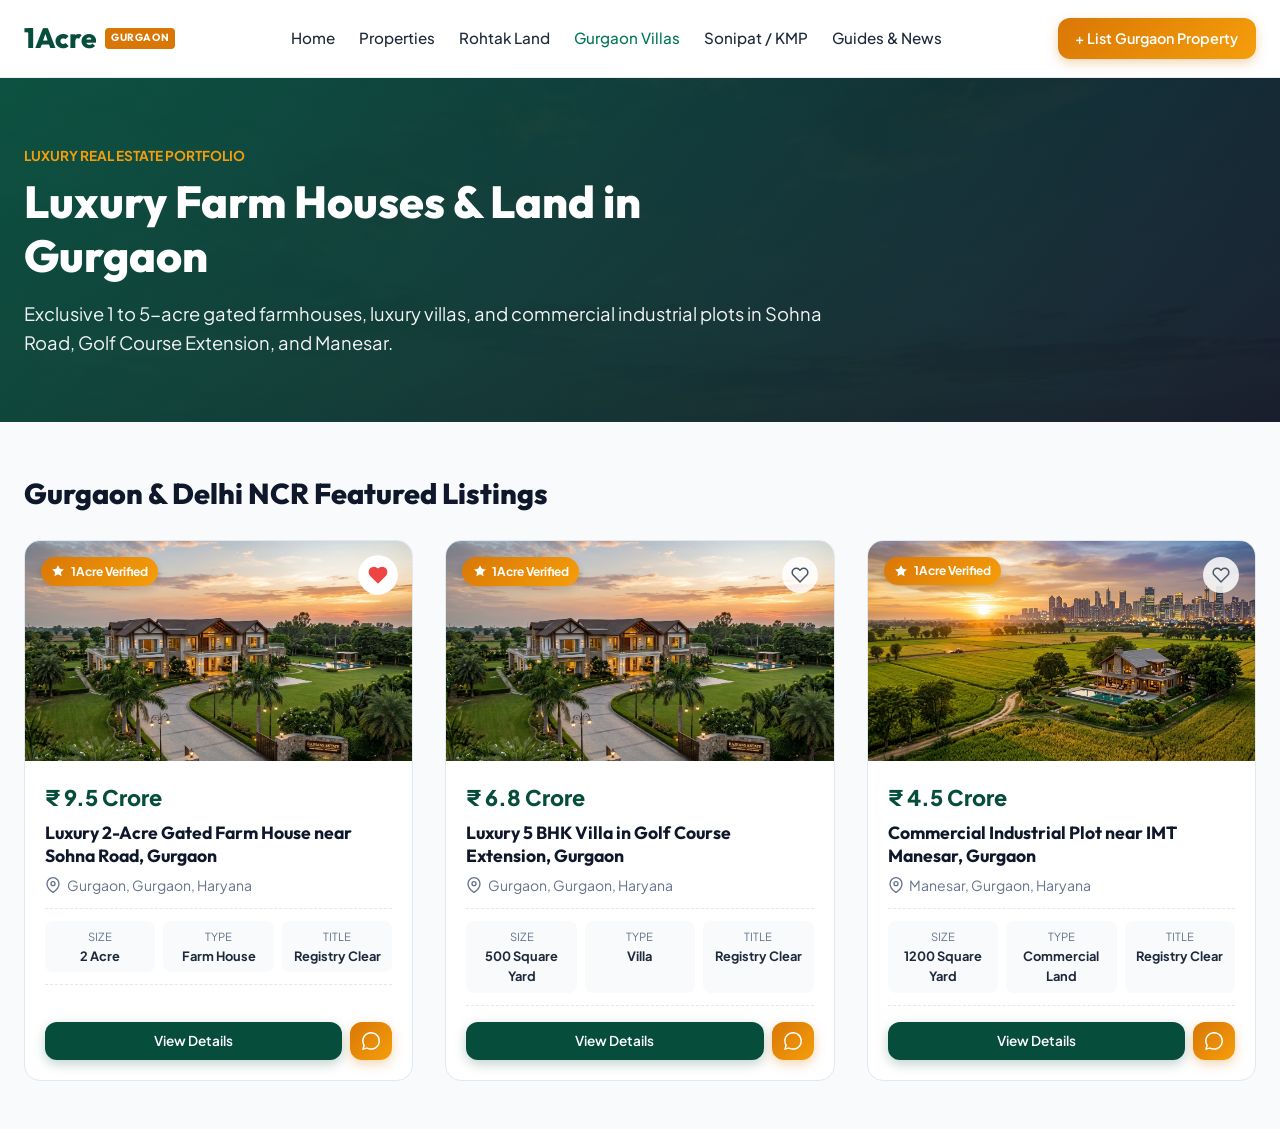
<file: 1acre-marketplace/gurgaon-property.html>
<!DOCTYPE html>
<html lang="en">
<head>
  <meta charset="UTF-8">
  <meta name="viewport" content="width=device-width, initial-scale=1.0">
  <title>Gurgaon Farm Houses & Luxury Properties | 1Acre</title>
  <meta name="description" content="Buy luxury farmhouses, villas, agriculture land & commercial plots near Sohna Road, Golf Course Extension, Manesar & Farrukhnagar in Gurgaon with 1Acre.">
  <meta name="keywords" content="Gurgaon property dealer, Gurgaon real estate company, Farm house near Gurgaon, Agriculture land near Gurgaon, Property for sale Gurgaon">
  <link rel="stylesheet" href="styles.css">
</head>
<body>

  <!-- Navigation Bar -->
  <nav class="navbar">
    <div style="max-width: 1280px; margin: 0 auto; padding: 1rem 1.5rem; display: flex; align-items: center; justify-content: space-between;">
      <a href="index.html" class="brand-logo">
        1Acre
        <span class="brand-badge">GURGAON</span>
      </a>

      <div style="display: flex; align-items: center; gap: 1.5rem;" class="nav-menu">
        <a href="index.html" class="nav-link">Home</a>
        <a href="properties.html" class="nav-link">Properties</a>
        <a href="rohtak-property.html" class="nav-link">Rohtak Land</a>
        <a href="gurgaon-property.html" class="nav-link active">Gurgaon Villas</a>
        <a href="sonipat-property.html" class="nav-link">Sonipat / KMP</a>
        <a href="blog.html" class="nav-link">Guides & News</a>
      </div>

      <div style="display: flex; align-items: center; gap: 0.75rem;">
        <a href="add-property.html" class="btn-gold" style="font-size: 0.9rem; padding: 0.55rem 1.1rem;">+ List Gurgaon Property</a>
      </div>
    </div>
  </nav>

  <!-- Local Hero -->
  <section style="background: linear-gradient(135deg, rgba(6,78,59,0.95), rgba(15,23,42,0.95)), url('assets/images/farmhouse.jpg'); background-size: cover; color: #ffffff; padding: 4rem 1.5rem;">
    <div style="max-width: 1280px; margin: 0 auto;">
      <div style="max-width: 800px;">
        <span style="color: var(--gold-400); font-weight: 700; font-size: 0.85rem; text-transform: uppercase;">LUXURY REAL ESTATE PORTFOLIO</span>
        <h1 style="font-size: 2.8rem; font-weight: 800; line-height: 1.2; margin: 0.5rem 0 1rem; color: #fff;">
          Luxury Farm Houses & Land in Gurgaon
        </h1>
        <p style="font-size: 1.15rem; opacity: 0.95; line-height: 1.6;">
          Exclusive 1 to 5-acre gated farmhouses, luxury villas, and commercial industrial plots in Sohna Road, Golf Course Extension, and Manesar.
        </p>
      </div>
    </div>
  </section>

  <!-- Gurgaon Listings Grid -->
  <section style="max-width: 1280px; margin: 3rem auto; padding: 0 1.5rem;">
    <h2 style="font-size: 1.8rem; font-weight: 800; margin-bottom: 1.5rem;">Gurgaon & Delhi NCR Featured Listings</h2>
    <div id="gurgaon-grid" style="display: grid; grid-template-columns: repeat(auto-fit, minmax(320px, 1fr)); gap: 2rem;"></div>
  </section>

  <script src="js/data.js"></script>
  <script src="js/supabase-config.js"></script>
  <script src="js/app.js"></script>
  <script>
    document.addEventListener('DOMContentLoaded', () => {
      const grid = document.getElementById('gurgaon-grid');
      const gurgaonProps = window.db.getProperties().filter(p => p.district === 'Gurgaon' || p.city === 'Gurgaon' || p.city === 'Manesar');
      grid.innerHTML = gurgaonProps.map(p => window.renderPropertyCard(p)).join('');
    });
  </script>
</body>
</html>
</file>
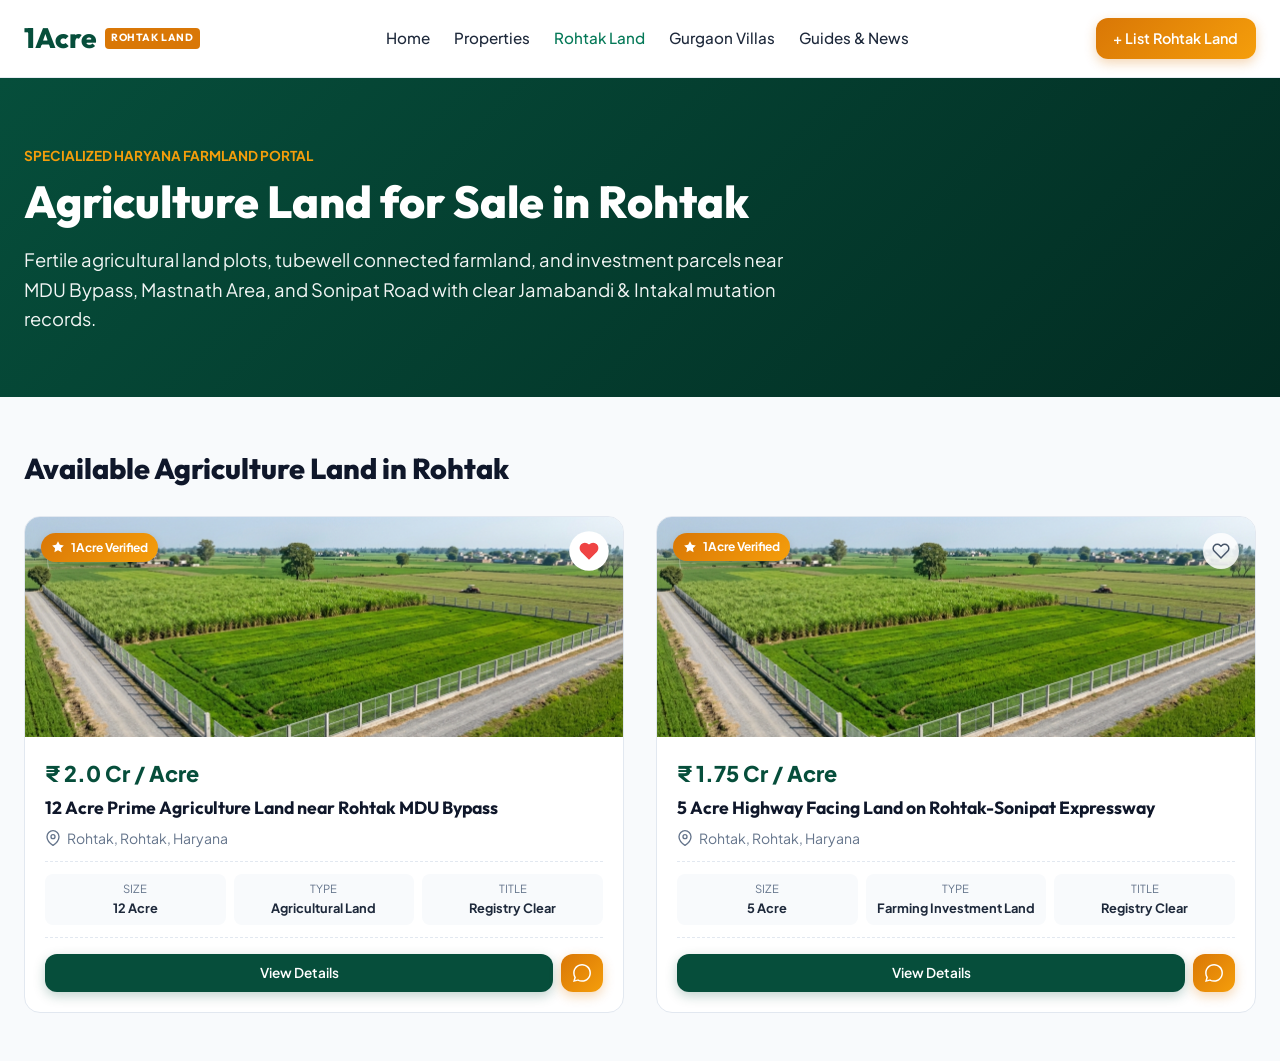
<file: 1acre-marketplace/rohtak-agriculture-land.html>
<!DOCTYPE html>
<html lang="en">
<head>
  <meta charset="UTF-8">
  <meta name="viewport" content="width=device-width, initial-scale=1.0">
  <title>Agriculture Land for Sale in Rohtak | 1Acre</title>
  <meta name="description" content="Buy fertile agriculture land & farming plots in Rohtak near MDU bypass, Delhi road corridor & Sonipat highway. Tubewell water, pakka road access & verified Jamabandi titles.">
  <meta name="keywords" content="Agriculture land in Rohtak, Rohtak agricultural land for sale, Farmland in Rohtak, Jamabandi Rohtak land">
  <link rel="stylesheet" href="styles.css">
  <script type="application/ld+json">
  {
    "@context": "https://schema.org",
    "@type": "RealEstateListing",
    "name": "Agriculture Land for Sale in Rohtak",
    "description": "Fertile agricultural land plots in Rohtak with clear title registry.",
    "areaServed": "Rohtak"
  }
  </script>
</head>
<body>

  <!-- Navigation Bar -->
  <nav class="navbar">
    <div style="max-width: 1280px; margin: 0 auto; padding: 1rem 1.5rem; display: flex; align-items: center; justify-content: space-between;">
      <a href="index.html" class="brand-logo">
        1Acre
        <span class="brand-badge">ROHTAK LAND</span>
      </a>

      <div style="display: flex; align-items: center; gap: 1.5rem;" class="nav-menu">
        <a href="index.html" class="nav-link">Home</a>
        <a href="properties.html" class="nav-link">Properties</a>
        <a href="rohtak-property.html" class="nav-link active">Rohtak Land</a>
        <a href="gurgaon-property.html" class="nav-link">Gurgaon Villas</a>
        <a href="blog.html" class="nav-link">Guides & News</a>
      </div>

      <div style="display: flex; align-items: center; gap: 0.75rem;">
        <a href="add-property.html" class="btn-gold" style="font-size: 0.9rem; padding: 0.55rem 1.1rem;">+ List Rohtak Land</a>
      </div>
    </div>
  </nav>

  <!-- Hero Header -->
  <section style="background: linear-gradient(135deg, var(--primary-900), #022c22); color: #ffffff; padding: 4rem 1.5rem;">
    <div style="max-width: 1280px; margin: 0 auto;">
      <div style="max-width: 800px;">
        <span style="color: var(--gold-400); font-weight: 700; font-size: 0.85rem; text-transform: uppercase;">SPECIALIZED HARYANA FARMLAND PORTAL</span>
        <h1 style="font-size: 2.8rem; font-weight: 800; line-height: 1.2; margin: 0.5rem 0 1rem; color: #fff;">
          Agriculture Land for Sale in Rohtak
        </h1>
        <p style="font-size: 1.15rem; opacity: 0.95; line-height: 1.6;">
          Fertile agricultural land plots, tubewell connected farmland, and investment parcels near MDU Bypass, Mastnath Area, and Sonipat Road with clear Jamabandi & Intakal mutation records.
        </p>
      </div>
    </div>
  </section>

  <!-- Rohtak Agriculture Listings -->
  <section style="max-width: 1280px; margin: 3rem auto; padding: 0 1.5rem;">
    <h2 style="font-size: 1.8rem; font-weight: 800; margin-bottom: 1.5rem;">Available Agriculture Land in Rohtak</h2>
    <div id="rohtak-agri-grid" style="display: grid; grid-template-columns: repeat(auto-fit, minmax(320px, 1fr)); gap: 2rem;"></div>
  </section>

  <script src="js/data.js"></script>
  <script src="js/supabase-config.js"></script>
  <script src="js/app.js"></script>
  <script>
    document.addEventListener('DOMContentLoaded', () => {
      const grid = document.getElementById('rohtak-agri-grid');
      const agriProps = window.db.getProperties().filter(p => (p.district === 'Rohtak' || p.city === 'Rohtak') && p.category === 'Agriculture');
      if (agriProps.length === 0) {
        grid.innerHTML = `<div style="grid-column: 1/-1; padding: 2rem; background: #fff; text-align: center;">Showing all agricultural land listings in Rohtak.</div>`;
      } else {
        grid.innerHTML = agriProps.map(p => window.renderPropertyCard(p)).join('');
      }
    });
  </script>
</body>
</html>
</file>
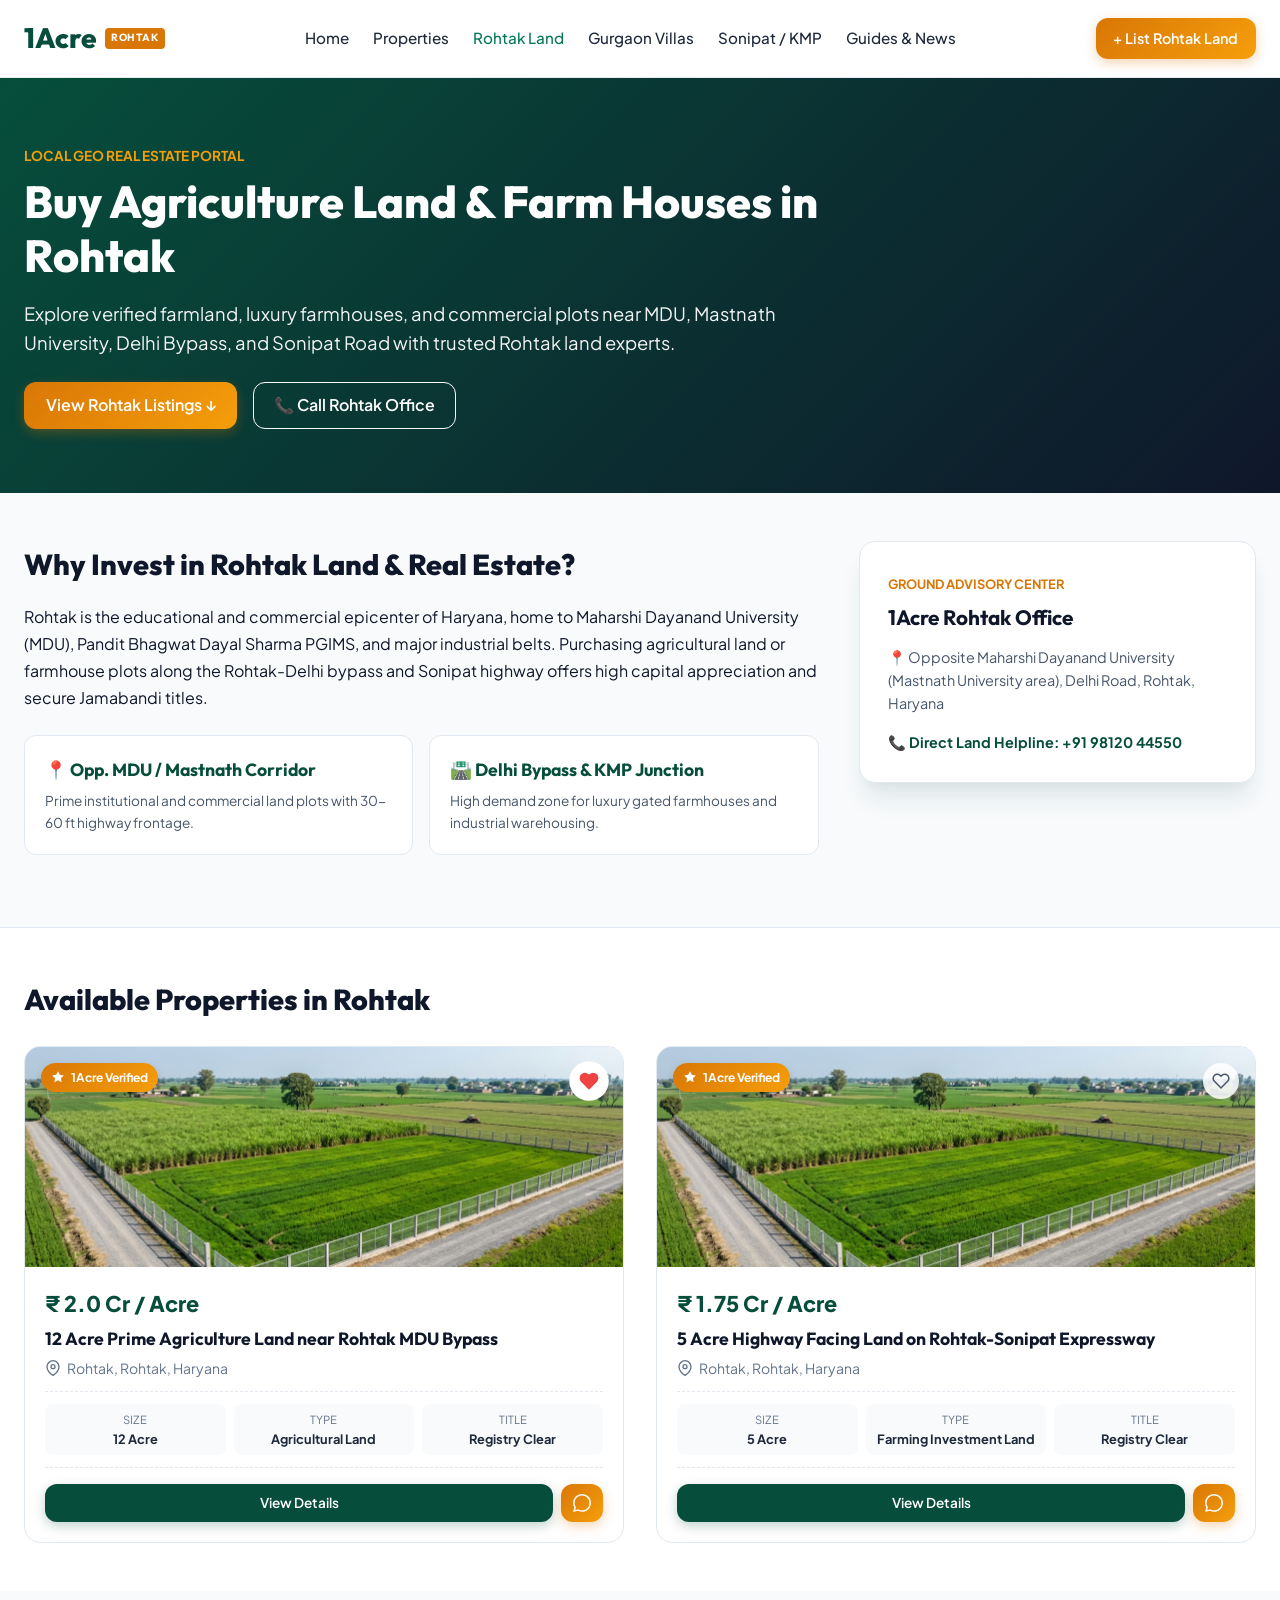
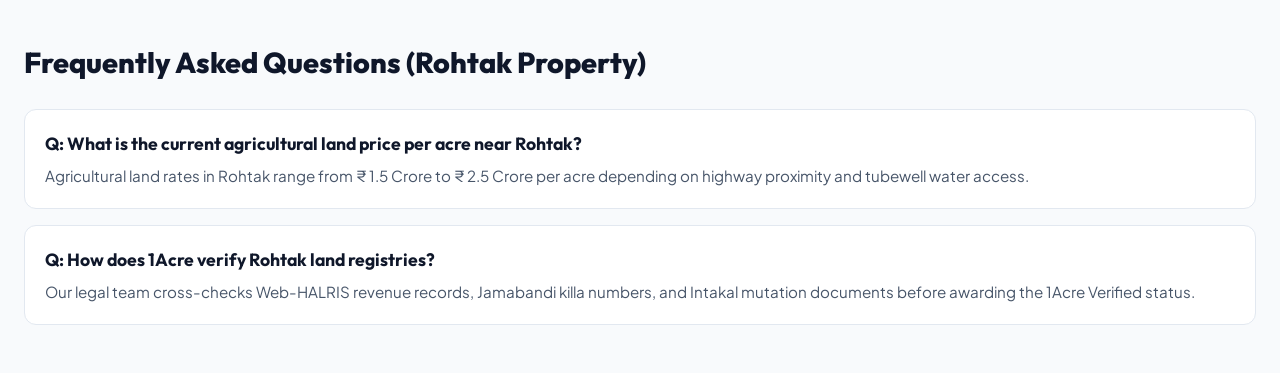
<file: 1acre-marketplace/rohtak-property.html>
<!DOCTYPE html>
<html lang="en">
<head>
  <meta charset="UTF-8">
  <meta name="viewport" content="width=device-width, initial-scale=1.0">
  <title>Rohtak Property & Agriculture Land for Sale | 1Acre Real Estate</title>
  <meta name="description" content="Find agriculture land, farm houses, plots & commercial property in Rohtak near MDU, Mastnath University, Delhi Bypass & Sonipat Road. Direct owner deals & verified registry titles.">
  <meta name="keywords" content="Rohtak property dealer, Rohtak real estate, Agriculture land in Rohtak, Farm house in Rohtak, Land for sale Rohtak">
  <link rel="stylesheet" href="styles.css">
  <script type="application/ld+json">
  {
    "@context": "https://schema.org",
    "@type": "FAQPage",
    "mainEntity": [
      {
        "@type": "Question",
        "name": "Why is Rohtak land investment rapidly growing?",
        "acceptedAnswer": {
          "@type": "Answer",
          "text": "Rohtak is a primary educational and medical hub in Haryana connected via Delhi-Rohtak Elevated Expressway and KMP bypass, yielding high capital appreciation for agricultural and commercial land."
        }
      },
      {
        "@type": "Question",
        "name": "Where is the 1Acre Rohtak office located?",
        "acceptedAnswer": {
          "@type": "Answer",
          "text": "The 1Acre office is located opposite Maharshi Dayanand University (Mastnath University area), Delhi Road, Rohtak."
        }
      }
    ]
  }
  </script>
</head>
<body>

  <!-- Navigation Bar -->
  <nav class="navbar">
    <div style="max-width: 1280px; margin: 0 auto; padding: 1rem 1.5rem; display: flex; align-items: center; justify-content: space-between;">
      <a href="index.html" class="brand-logo">
        1Acre
        <span class="brand-badge">ROHTAK</span>
      </a>

      <div style="display: flex; align-items: center; gap: 1.5rem;" class="nav-menu">
        <a href="index.html" class="nav-link">Home</a>
        <a href="properties.html" class="nav-link">Properties</a>
        <a href="rohtak-property.html" class="nav-link active">Rohtak Land</a>
        <a href="gurgaon-property.html" class="nav-link">Gurgaon Villas</a>
        <a href="sonipat-property.html" class="nav-link">Sonipat / KMP</a>
        <a href="blog.html" class="nav-link">Guides & News</a>
      </div>

      <div style="display: flex; align-items: center; gap: 0.75rem;">
        <a href="add-property.html" class="btn-gold" style="font-size: 0.9rem; padding: 0.55rem 1.1rem;">+ List Rohtak Land</a>
      </div>
    </div>
  </nav>

  <!-- Local SEO Hero -->
  <section style="background: linear-gradient(135deg, var(--primary-900), var(--slate-900)); color: #ffffff; padding: 4rem 1.5rem;">
    <div style="max-width: 1280px; margin: 0 auto;">
      <div style="max-width: 800px;">
        <span style="color: var(--gold-400); font-weight: 700; font-size: 0.85rem; text-transform: uppercase;">LOCAL GEO REAL ESTATE PORTAL</span>
        <h1 style="font-size: 2.8rem; font-weight: 800; line-height: 1.2; margin: 0.5rem 0 1rem; color: #fff;">
          Buy Agriculture Land & Farm Houses in Rohtak
        </h1>
        <p style="font-size: 1.15rem; opacity: 0.95; line-height: 1.6;">
          Explore verified farmland, luxury farmhouses, and commercial plots near MDU, Mastnath University, Delhi Bypass, and Sonipat Road with trusted Rohtak land experts.
        </p>
        
        <div style="display: flex; gap: 1rem; margin-top: 1.5rem; flex-wrap: wrap;">
          <a href="#rohtak-listings" class="btn-gold">View Rohtak Listings ↓</a>
          <a href="tel:+919812044550" class="btn-outline" style="color: #fff; border-color: #fff;">📞 Call Rohtak Office</a>
        </div>
      </div>
    </div>
  </section>

  <!-- Rohtak Local Real Estate Market Guide -->
  <section style="max-width: 1280px; margin: 3rem auto; padding: 0 1.5rem;">
    <div style="display: grid; grid-template-columns: 2fr 1fr; gap: 2.5rem; align-items: start;">
      <div>
        <h2 style="font-size: 1.8rem; font-weight: 800; margin-bottom: 1rem;">Why Invest in Rohtak Land & Real Estate?</h2>
        <p style="color: var(--slate-700); line-height: 1.7; margin-bottom: 1rem;">
          Rohtak is the educational and commercial epicenter of Haryana, home to Maharshi Dayanand University (MDU), Pandit Bhagwat Dayal Sharma PGIMS, and major industrial belts. Purchasing agricultural land or farmhouse plots along the Rohtak-Delhi bypass and Sonipat highway offers high capital appreciation and secure Jamabandi titles.
        </p>

        <div style="display: grid; grid-template-columns: 1fr 1fr; gap: 1rem; margin: 1.5rem 0;">
          <div style="background: #fff; padding: 1.25rem; border-radius: var(--radius-md); border: 1px solid #e2e8f0;">
            <h4 style="font-size: 1.1rem; font-weight: 700; color: var(--primary-900);">📍 Opp. MDU / Mastnath Corridor</h4>
            <p style="font-size: 0.85rem; color: var(--slate-600); margin-top: 0.35rem;">Prime institutional and commercial land plots with 30-60 ft highway frontage.</p>
          </div>
          <div style="background: #fff; padding: 1.25rem; border-radius: var(--radius-md); border: 1px solid #e2e8f0;">
            <h4 style="font-size: 1.1rem; font-weight: 700; color: var(--primary-900);">🛣️ Delhi Bypass & KMP Junction</h4>
            <p style="font-size: 0.85rem; color: var(--slate-600); margin-top: 0.35rem;">High demand zone for luxury gated farmhouses and industrial warehousing.</p>
          </div>
        </div>
      </div>

      <!-- Local Office Address Box -->
      <div style="background: #fff; padding: 1.75rem; border-radius: var(--radius-lg); border: 1px solid #e2e8f0; box-shadow: var(--shadow-premium);">
        <span style="color: var(--gold-500); font-weight: 700; font-size: 0.8rem; text-transform: uppercase;">GROUND ADVISORY CENTER</span>
        <h3 style="font-size: 1.3rem; font-weight: 700; margin: 0.35rem 0 0.75rem;">1Acre Rohtak Office</h3>
        <p style="font-size: 0.9rem; color: var(--slate-600); line-height: 1.6; margin-bottom: 1rem;">
          📍 Opposite Maharshi Dayanand University (Mastnath University area), Delhi Road, Rohtak, Haryana
        </p>
        <p style="font-size: 0.9rem; color: var(--primary-900); font-weight: 700;">
          📞 Direct Land Helpline: +91 98120 44550
        </p>
      </div>
    </div>
  </section>

  <!-- Filtered Listings Grid for Rohtak -->
  <section style="background: #ffffff; padding: 3rem 1.5rem; border-top: 1px solid #e2e8f0;" id="rohtak-listings">
    <div style="max-width: 1280px; margin: 0 auto;">
      <h2 style="font-size: 1.8rem; font-weight: 800; margin-bottom: 1.5rem;">Available Properties in Rohtak</h2>
      <div id="rohtak-grid" style="display: grid; grid-template-columns: repeat(auto-fit, minmax(320px, 1fr)); gap: 2rem;"></div>
    </div>
  </section>

  <!-- Local FAQ Section -->
  <section style="max-width: 1280px; margin: 3rem auto; padding: 0 1.5rem;">
    <h2 style="font-size: 1.8rem; font-weight: 800; margin-bottom: 1.5rem;">Frequently Asked Questions (Rohtak Property)</h2>
    <div style="display: flex; flex-direction: column; gap: 1rem;">
      <div style="background: #fff; padding: 1.25rem; border-radius: var(--radius-md); border: 1px solid #e2e8f0;">
        <h4 style="font-size: 1.1rem; font-weight: 700;">Q: What is the current agricultural land price per acre near Rohtak?</h4>
        <p style="color: var(--slate-600); font-size: 0.95rem; margin-top: 0.35rem;">Agricultural land rates in Rohtak range from ₹ 1.5 Crore to ₹ 2.5 Crore per acre depending on highway proximity and tubewell water access.</p>
      </div>
      <div style="background: #fff; padding: 1.25rem; border-radius: var(--radius-md); border: 1px solid #e2e8f0;">
        <h4 style="font-size: 1.1rem; font-weight: 700;">Q: How does 1Acre verify Rohtak land registries?</h4>
        <p style="color: var(--slate-600); font-size: 0.95rem; margin-top: 0.35rem;">Our legal team cross-checks Web-HALRIS revenue records, Jamabandi killa numbers, and Intakal mutation documents before awarding the 1Acre Verified status.</p>
      </div>
    </div>
  </section>

  <script src="js/data.js"></script>
  <script src="js/supabase-config.js"></script>
  <script src="js/app.js"></script>
  <script>
    document.addEventListener('DOMContentLoaded', () => {
      const grid = document.getElementById('rohtak-grid');
      const rohtakProps = window.db.getProperties().filter(p => p.district === 'Rohtak' || p.city === 'Rohtak');
      grid.innerHTML = rohtakProps.map(p => window.renderPropertyCard(p)).join('');
    });
  </script>
</body>
</html>
</file>
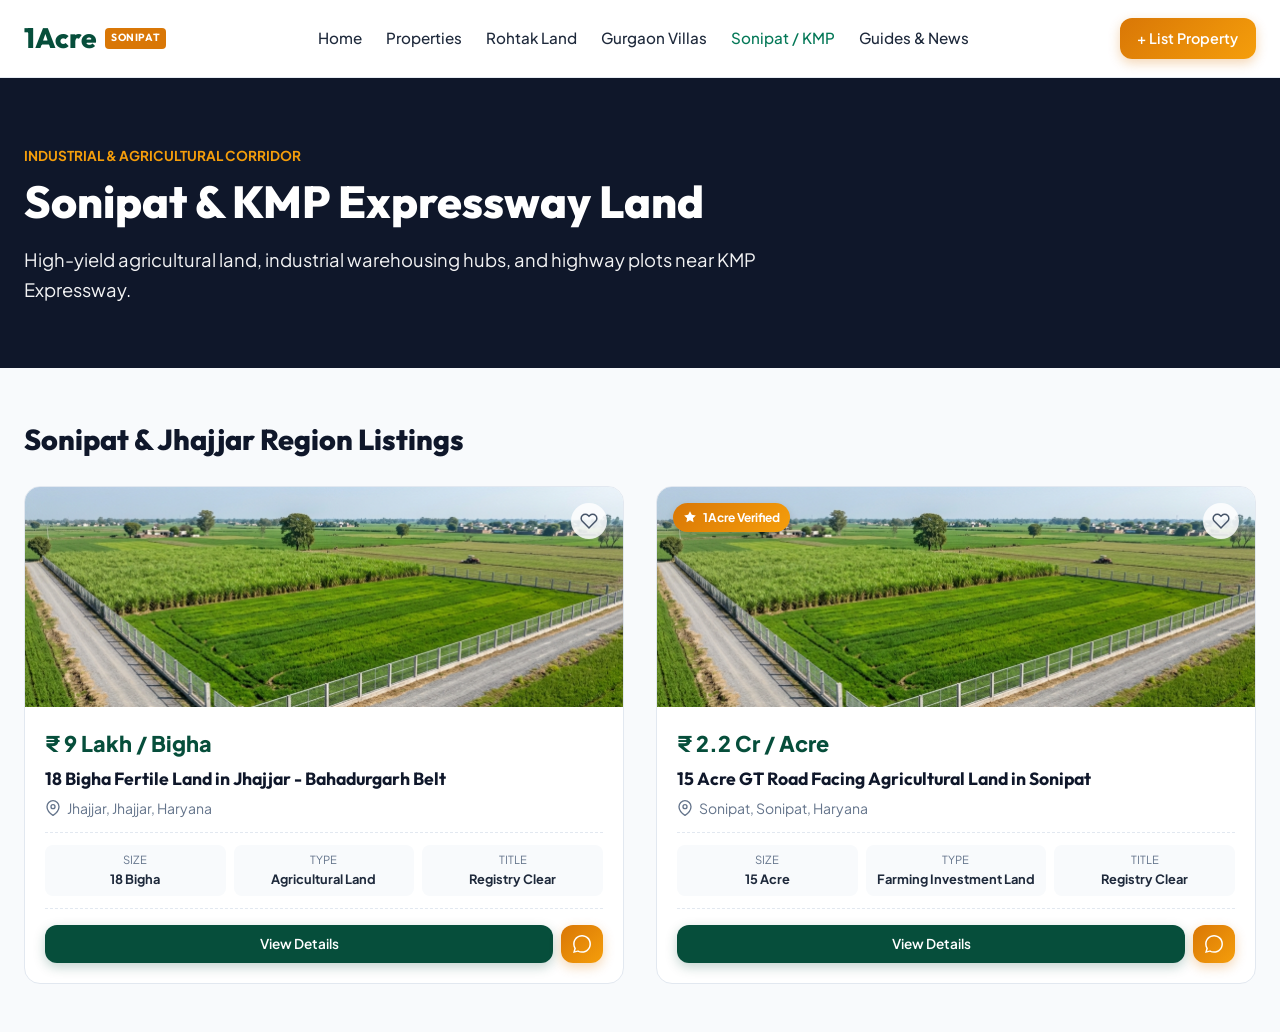
<file: 1acre-marketplace/sonipat-property.html>
<!DOCTYPE html>
<html lang="en">
<head>
  <meta charset="UTF-8">
  <meta name="viewport" content="width=device-width, initial-scale=1.0">
  <title>Sonipat & KMP Expressway Land for Sale | 1Acre</title>
  <meta name="description" content="Explore agricultural land, industrial warehousing plots and farming investments along Sonipat highway and KMP Expressway corridor in Haryana.">
  <link rel="stylesheet" href="styles.css">
</head>
<body>

  <!-- Navigation Bar -->
  <nav class="navbar">
    <div style="max-width: 1280px; margin: 0 auto; padding: 1rem 1.5rem; display: flex; align-items: center; justify-content: space-between;">
      <a href="index.html" class="brand-logo">
        1Acre
        <span class="brand-badge">SONIPAT</span>
      </a>

      <div style="display: flex; align-items: center; gap: 1.5rem;" class="nav-menu">
        <a href="index.html" class="nav-link">Home</a>
        <a href="properties.html" class="nav-link">Properties</a>
        <a href="rohtak-property.html" class="nav-link">Rohtak Land</a>
        <a href="gurgaon-property.html" class="nav-link">Gurgaon Villas</a>
        <a href="sonipat-property.html" class="nav-link active">Sonipat / KMP</a>
        <a href="blog.html" class="nav-link">Guides & News</a>
      </div>

      <div style="display: flex; align-items: center; gap: 0.75rem;">
        <a href="add-property.html" class="btn-gold" style="font-size: 0.9rem; padding: 0.55rem 1.1rem;">+ List Property</a>
      </div>
    </div>
  </nav>

  <!-- Local Hero -->
  <section style="background: var(--slate-900); color: #ffffff; padding: 4rem 1.5rem;">
    <div style="max-width: 1280px; margin: 0 auto;">
      <div style="max-width: 800px;">
        <span style="color: var(--gold-400); font-weight: 700; font-size: 0.85rem; text-transform: uppercase;">INDUSTRIAL & AGRICULTURAL CORRIDOR</span>
        <h1 style="font-size: 2.8rem; font-weight: 800; line-height: 1.2; margin: 0.5rem 0 1rem; color: #fff;">
          Sonipat & KMP Expressway Land
        </h1>
        <p style="font-size: 1.15rem; opacity: 0.95; line-height: 1.6;">
          High-yield agricultural land, industrial warehousing hubs, and highway plots near KMP Expressway.
        </p>
      </div>
    </div>
  </section>

  <!-- Sonipat Listings Grid -->
  <section style="max-width: 1280px; margin: 3rem auto; padding: 0 1.5rem;">
    <h2 style="font-size: 1.8rem; font-weight: 800; margin-bottom: 1.5rem;">Sonipat & Jhajjar Region Listings</h2>
    <div id="sonipat-grid" style="display: grid; grid-template-columns: repeat(auto-fit, minmax(320px, 1fr)); gap: 2rem;"></div>
  </section>

  <script src="js/data.js"></script>
  <script src="js/supabase-config.js"></script>
  <script src="js/app.js"></script>
  <script>
    document.addEventListener('DOMContentLoaded', () => {
      const grid = document.getElementById('sonipat-grid');
      const sonipatProps = window.db.getProperties().filter(p => p.district === 'Sonipat' || p.district === 'Jhajjar');
      grid.innerHTML = sonipatProps.map(p => window.renderPropertyCard(p)).join('');
    });
  </script>
</body>
</html>
</file>
<file: 1acre-marketplace/styles.css>
/* ========================================================
   1Acre - Haryana Real Estate Marketplace Design System
   Color Palette: Forest Green (#064e3b, #042f2e), Champagne Gold (#d97706, #f59e0b), Pure White (#ffffff)
   ======================================================== */

@import url('https://fonts.googleapis.com/css2?family=Outfit:wght@300;400;500;600;700;800&family=Plus+Jakarta+Sans:wght@400;500;600;700&display=swap');

:root {
  --primary-900: #064e3b;
  --primary-800: #047857;
  --primary-700: #059669;
  --primary-50: #ecfdf5;
  --gold-500: #d97706;
  --gold-400: #f59e0b;
  --gold-100: #fef3c7;
  --dark-bg: #0f172a;
  --slate-900: #0f172a;
  --slate-800: #1e293b;
  --slate-600: #475569;
  --slate-500: #64748b;
  --slate-100: #f1f5f9;
  --slate-50: #f8fafc;
  --font-heading: 'Outfit', sans-serif;
  --font-body: 'Plus Jakarta Sans', sans-serif;
  --radius-lg: 1rem;
  --radius-md: 0.75rem;
  --radius-sm: 0.5rem;
  --shadow-premium: 0 20px 25px -5px rgba(6, 78, 59, 0.1), 0 8px 10px -6px rgba(6, 78, 59, 0.05);
  --shadow-hover: 0 25px 30px -5px rgba(6, 78, 59, 0.15);
}

* {
  box-sizing: border-box;
  margin: 0;
  padding: 0;
}

body {
  font-family: var(--font-body);
  background-color: #f8fafc;
  color: var(--slate-900);
  line-height: 1.6;
  -webkit-font-smoothing: antialiased;
}

h1, h2, h3, h4, h5, h6 {
  font-family: var(--font-heading);
  font-weight: 700;
  color: var(--slate-900);
}

/* Header & Glass Navbar */
.navbar {
  position: sticky;
  top: 0;
  z-index: 100;
  background: rgba(255, 255, 255, 0.92);
  backdrop-filter: blur(12px);
  border-bottom: 1px solid rgba(226, 232, 240, 0.8);
  transition: all 0.3s ease;
}

.brand-logo {
  font-family: var(--font-heading);
  font-weight: 800;
  font-size: 1.75rem;
  color: var(--primary-900);
  display: flex;
  align-items: center;
  gap: 0.5rem;
  text-decoration: none;
}

.brand-badge {
  background: var(--gold-500);
  color: #fff;
  font-size: 0.65rem;
  padding: 0.15rem 0.4rem;
  border-radius: 0.25rem;
  font-weight: 700;
  letter-spacing: 0.05em;
  text-transform: uppercase;
}

.nav-link {
  color: var(--slate-800);
  font-weight: 500;
  font-size: 0.95rem;
  text-decoration: none;
  transition: color 0.2s ease;
}

.nav-link:hover, .nav-link.active {
  color: var(--primary-800);
}

.btn-primary {
  background-color: var(--primary-900);
  color: #ffffff;
  font-weight: 600;
  padding: 0.65rem 1.35rem;
  border-radius: var(--radius-md);
  border: none;
  cursor: pointer;
  display: inline-flex;
  align-items: center;
  gap: 0.5rem;
  transition: all 0.2s ease;
  box-shadow: 0 4px 12px rgba(6, 78, 59, 0.25);
  text-decoration: none;
}

.btn-primary:hover {
  background-color: var(--primary-800);
  transform: translateY(-2px);
  box-shadow: 0 6px 16px rgba(6, 78, 59, 0.35);
}

.btn-gold {
  background: linear-gradient(135deg, var(--gold-500), var(--gold-400));
  color: #ffffff;
  font-weight: 600;
  padding: 0.65rem 1.35rem;
  border-radius: var(--radius-md);
  border: none;
  cursor: pointer;
  display: inline-flex;
  align-items: center;
  gap: 0.5rem;
  transition: all 0.2s ease;
  box-shadow: 0 4px 12px rgba(217, 119, 6, 0.3);
  text-decoration: none;
}

.btn-gold:hover {
  transform: translateY(-2px);
  box-shadow: 0 6px 18px rgba(217, 119, 6, 0.4);
}

.btn-outline {
  border: 1.5px solid var(--primary-900);
  color: var(--primary-900);
  background: transparent;
  font-weight: 600;
  padding: 0.6rem 1.25rem;
  border-radius: var(--radius-md);
  cursor: pointer;
  display: inline-flex;
  align-items: center;
  gap: 0.5rem;
  transition: all 0.2s ease;
  text-decoration: none;
}

.btn-outline:hover {
  background: var(--primary-50);
}

/* Hero Section */
.hero-wrapper {
  position: relative;
  min-height: 580px;
  background-size: cover;
  background-position: center;
  display: flex;
  align-items: center;
  padding: 4rem 1.5rem;
  border-radius: 0 0 2rem 2rem;
  overflow: hidden;
}

.hero-overlay {
  position: absolute;
  inset: 0;
  background: linear-gradient(135deg, rgba(6, 78, 59, 0.88) 0%, rgba(15, 23, 42, 0.82) 100%);
}

.hero-content {
  position: relative;
  z-index: 10;
  max-width: 1200px;
  margin: 0 auto;
  width: 100%;
  color: #ffffff;
}

/* Search Card */
.search-card {
  background: rgba(255, 255, 255, 0.98);
  border-radius: var(--radius-lg);
  padding: 1.5rem;
  box-shadow: 0 25px 50px -12px rgba(0, 0, 0, 0.25);
  margin-top: 2rem;
  color: var(--slate-900);
}

.search-tabs {
  display: flex;
  gap: 0.5rem;
  border-bottom: 2px solid var(--slate-100);
  padding-bottom: 0.75rem;
  margin-bottom: 1.25rem;
}

.search-tab {
  padding: 0.5rem 1.25rem;
  font-weight: 600;
  border-radius: var(--radius-sm);
  cursor: pointer;
  color: var(--slate-600);
  background: transparent;
  border: none;
  transition: all 0.2s ease;
}

.search-tab.active {
  background: var(--primary-900);
  color: #ffffff;
}

/* Property Cards */
.property-card {
  background: #ffffff;
  border-radius: var(--radius-lg);
  overflow: hidden;
  border: 1px solid #e2e8f0;
  transition: all 0.3s cubic-bezier(0.4, 0, 0.2, 1);
  display: flex;
  flex-direction: column;
  position: relative;
}

.property-card:hover {
  transform: translateY(-6px);
  box-shadow: var(--shadow-hover);
  border-color: rgba(6, 78, 59, 0.2);
}

.card-image-wrap {
  position: relative;
  height: 220px;
  width: 100%;
  overflow: hidden;
}

.card-image {
  width: 100%;
  height: 100%;
  object-fit: cover;
  transition: transform 0.5s ease;
}

.property-card:hover .card-image {
  transform: scale(1.05);
}

.badge-verified {
  position: absolute;
  top: 1rem;
  left: 1rem;
  background: rgba(6, 78, 59, 0.9);
  color: #ffffff;
  backdrop-filter: blur(4px);
  font-size: 0.75rem;
  font-weight: 700;
  padding: 0.3rem 0.65rem;
  border-radius: 2rem;
  display: inline-flex;
  align-items: center;
  gap: 0.35rem;
  box-shadow: 0 4px 8px rgba(0,0,0,0.15);
}

.badge-verified-gold {
  background: linear-gradient(135deg, var(--gold-500), var(--gold-400));
}

.btn-fav {
  position: absolute;
  top: 1rem;
  right: 1rem;
  background: rgba(255, 255, 255, 0.85);
  border-radius: 50%;
  width: 36px;
  height: 36px;
  display: flex;
  align-items: center;
  justify-content: center;
  border: none;
  cursor: pointer;
  color: var(--slate-600);
  transition: all 0.2s ease;
}

.btn-fav.active, .btn-fav:hover {
  background: #ffffff;
  color: #ef4444;
  transform: scale(1.1);
}

.card-content {
  padding: 1.25rem;
  display: flex;
  flex-direction: column;
  flex-grow: 1;
}

.card-price {
  font-size: 1.35rem;
  font-weight: 800;
  color: var(--primary-900);
  display: flex;
  align-items: baseline;
  gap: 0.35rem;
}

.card-price-unit {
  font-size: 0.85rem;
  color: var(--slate-500);
  font-weight: 500;
}

.card-title {
  font-size: 1.1rem;
  font-weight: 700;
  margin: 0.4rem 0;
  line-height: 1.3;
  color: var(--slate-900);
}

.card-location {
  display: flex;
  align-items: center;
  gap: 0.35rem;
  color: var(--slate-500);
  font-size: 0.875rem;
  margin-bottom: 0.75rem;
}

.card-features {
  display: grid;
  grid-template-columns: repeat(3, 1fr);
  gap: 0.5rem;
  padding: 0.75rem 0;
  border-top: 1px dashed #e2e8f0;
  border-bottom: 1px dashed #e2e8f0;
  margin-bottom: 1rem;
  font-size: 0.8rem;
  color: var(--slate-600);
}

.feature-item {
  display: flex;
  flex-direction: column;
  align-items: center;
  text-align: center;
  background: var(--slate-50);
  padding: 0.4rem;
  border-radius: var(--radius-sm);
}

.feature-label {
  font-size: 0.7rem;
  color: var(--slate-500);
  text-transform: uppercase;
}

.feature-val {
  font-weight: 700;
  color: var(--slate-800);
}

/* Modals */
.modal-overlay {
  position: fixed;
  inset: 0;
  background: rgba(15, 23, 42, 0.75);
  backdrop-filter: blur(4px);
  z-index: 1000;
  display: flex;
  align-items: center;
  justify-content: center;
  padding: 1rem;
  opacity: 0;
  pointer-events: none;
  transition: opacity 0.25s ease;
}

.modal-overlay.open {
  opacity: 1;
  pointer-events: auto;
}

.modal-card {
  background: #ffffff;
  border-radius: var(--radius-lg);
  max-width: 550px;
  width: 100%;
  padding: 2rem;
  box-shadow: 0 25px 50px -12px rgba(0, 0, 0, 0.3);
  transform: translateY(20px);
  transition: transform 0.25s ease;
  max-height: 90vh;
  overflow-y: auto;
}

.modal-overlay.open .modal-card {
  transform: translateY(0);
}

/* Toast Notifications */
.toast-container {
  position: fixed;
  bottom: 2rem;
  right: 2rem;
  z-index: 2000;
  display: flex;
  flex-direction: column;
  gap: 0.75rem;
}

.toast {
  background: var(--slate-900);
  color: #ffffff;
  padding: 0.85rem 1.25rem;
  border-radius: var(--radius-md);
  box-shadow: 0 10px 25px -5px rgba(0,0,0,0.3);
  display: flex;
  align-items: center;
  gap: 0.75rem;
  font-size: 0.9rem;
  animation: slideInRight 0.3s ease forwards;
  border-left: 4px solid var(--gold-500);
}

@keyframes slideInRight {
  from {
    transform: translateX(100%);
    opacity: 0;
  }
  to {
    transform: translateX(0);
    opacity: 1;
  }
}

/* Location Tag Pill */
.loc-pill {
  background: var(--primary-50);
  color: var(--primary-900);
  border: 1px solid rgba(6, 78, 59, 0.2);
  padding: 0.35rem 0.85rem;
  border-radius: 2rem;
  font-size: 0.85rem;
  font-weight: 600;
  text-decoration: none;
  display: inline-flex;
  align-items: center;
  gap: 0.35rem;
  transition: all 0.2s ease;
}

.loc-pill:hover {
  background: var(--primary-900);
  color: #ffffff;
}

/* Custom Scrollbars */
::-webkit-scrollbar {
  width: 8px;
}
::-webkit-scrollbar-track {
  background: #f1f5f9;
}
::-webkit-scrollbar-thumb {
  background: #cbd5e1;
  border-radius: 4px;
}
::-webkit-scrollbar-thumb:hover {
  background: #94a3b8;
}

/* ==============================
   22 Haryana District Chips
   ============================== */
.district-chip {
  display: inline-flex;
  align-items: center;
  padding: 0.5rem 1.1rem;
  border-radius: 2rem;
  background: rgba(255, 255, 255, 0.1);
  border: 1px solid rgba(255, 255, 255, 0.25);
  color: #ffffff;
  font-size: 0.85rem;
  font-weight: 600;
  text-decoration: none;
  transition: all 0.22s cubic-bezier(0.4, 0, 0.2, 1);
  cursor: pointer;
  white-space: nowrap;
  letter-spacing: 0.01em;
}

.district-chip:hover {
  background: rgba(255, 255, 255, 0.22);
  border-color: rgba(255, 255, 255, 0.55);
  transform: translateY(-2px);
  box-shadow: 0 6px 20px rgba(0, 0, 0, 0.25);
  color: #fff;
}

.district-chip-gold {
  background: linear-gradient(135deg, var(--gold-500), var(--gold-600));
  border-color: var(--gold-400);
  color: #1a1a1a;
}

.district-chip-gold:hover {
  background: linear-gradient(135deg, var(--gold-400), var(--gold-500));
  border-color: var(--gold-300);
  color: #1a1a1a;
  transform: translateY(-2px);
  box-shadow: 0 8px 24px rgba(217, 165, 32, 0.4);
}
</file>
